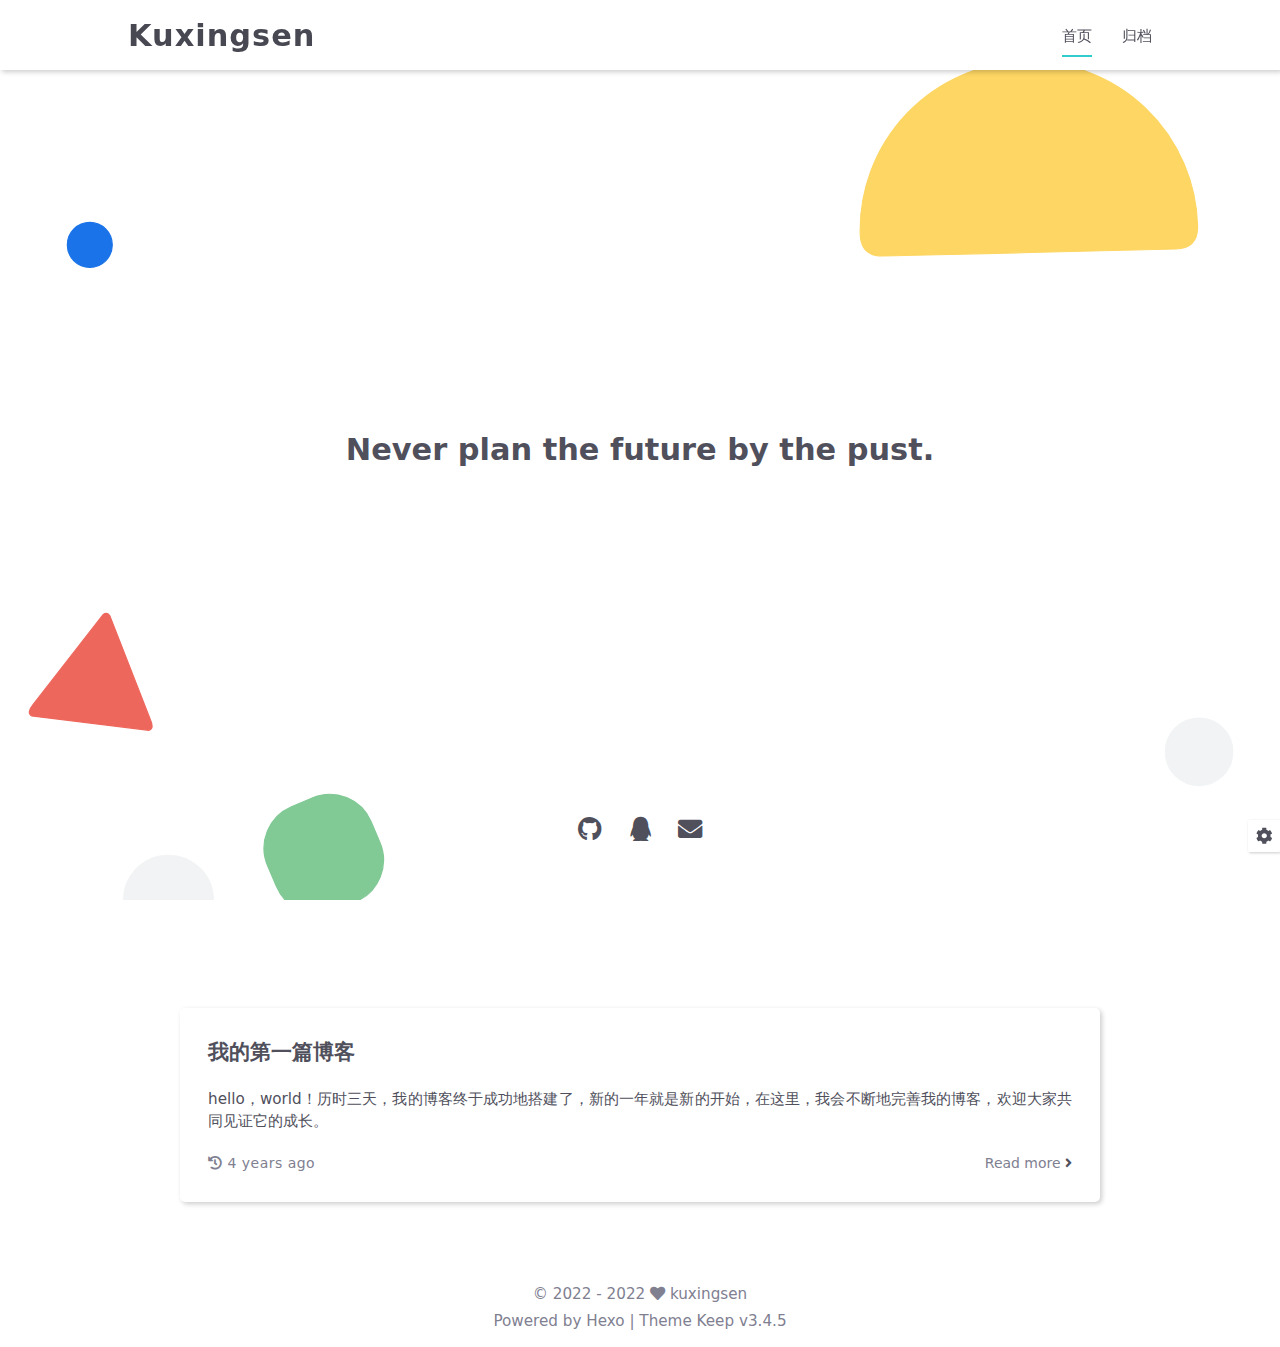
<file: index.html>
<!DOCTYPE html>
<html lang="en">
<head>
    <meta charset="utf-8">
    <meta name="viewport" content="width=device-width, initial-scale=1, maximum-scale=1">
    <meta name="keywords" content="Hexo Theme Keep">
    <meta name="description" content="Hexo Theme Keep">
    <meta name="author" content="kuxingsen">
    
    <title>
        
        Kuxingsen
    </title>
    
<link rel="stylesheet" href="/css/style.css">

    <link rel="shortcut icon" href="/images/logo.svg">
    
<link rel="stylesheet" href="/css/font-awesome.min.css">

    <script id="hexo-configurations">
    let KEEP = window.KEEP || {};
    KEEP.hexo_config = {"hostname":"example.com","root":"/","language":"en"};
    KEEP.theme_config = {"toc":{"enable":false,"number":false,"expand_all":false,"init_open":false},"style":{"primary_color":"#33CCCC","avatar":"/images/touxiang.jpg","favicon":"/images/logo.svg","article_img_align":"left","left_side_width":"260px","content_max_width":"920px","hover":{"shadow":false,"scale":false},"first_screen":{"enable":true,"background_img":"/images/bg.svg","description":"Never plan the future by the pust."},"scroll":{"progress_bar":{"enable":true},"percent":{"enable":true}}},"local_search":{"enable":false,"preload":false},"code_copy":{"enable":false,"style":"default"},"pjax":{"enable":false},"lazyload":{"enable":false},"version":"3.4.5"};
    KEEP.language_ago = {"second":"%s seconds ago","minute":"%s minutes ago","hour":"%s hours ago","day":"%s days ago","week":"%s weeks ago","month":"%s months ago","year":"%s years ago"};
  </script>
<meta name="generator" content="Hexo 6.0.0"></head>


<body>
<div class="progress-bar-container">
    
        <span class="scroll-progress-bar"></span>
    

    
</div>


<main class="page-container">

    
        <div class="first-screen-container flex-center fade-in-down-animation">
    <div class="content flex-center">
        <div class="description">
            Never plan the future by the pust.
        </div>
        
            <div class="s-icon-list">
                
                    
                        
                            <span class="s-icon-item github">
                                <a target="_blank" href="https://github.com/kuxingsen666# your GitHub URL">
                                    <i class="fab fa-github"></i>
                                </a>
                            </span>
                        
                    
                
                    
                
                    
                        
                            <span class="s-icon-item qq">
                                <a target="_blank" href="2659389220# your QQ QR-Code URL">
                                    <i class="fab fa-qq"></i>
                                </a>
                            </span>
                        
                    
                
                    
                
                    
                
                    
                
                    
                
                    
                        
                            <span class="s-icon-item email">
                                <a href="mailto:2659389220@qq.com# your email">
                                    <i class="fas fa-envelope"></i>
                                </a>
                            </span>
                        
                    
                
            </div>
        
    </div>
</div>

    

    <div class="page-main-content">

        <div class="page-main-content-top">
            <header class="header-wrapper">

    <div class="header-content has-first-screen">
        <div class="left">
            
            <a class="logo-title" href="/">
                Kuxingsen
            </a>
        </div>

        <div class="right">
            <div class="pc">
                <ul class="menu-list">
                    
                        <li class="menu-item">
                            <a class="active"
                               href="/"
                            >
                                首页
                            </a>
                        </li>
                    
                        <li class="menu-item">
                            <a class=""
                               href="/archives"
                            >
                                归档
                            </a>
                        </li>
                    
                    
                </ul>
            </div>
            <div class="mobile">
                
                <div class="icon-item menu-bar">
                    <div class="menu-bar-middle"></div>
                </div>
            </div>
        </div>
    </div>

    <div class="header-drawer">
        <ul class="drawer-menu-list">
            
                <li class="drawer-menu-item flex-center">
                    <a class="active"
                       href="/">首页</a>
                </li>
            
                <li class="drawer-menu-item flex-center">
                    <a class=""
                       href="/archives">归档</a>
                </li>
            
        </ul>
    </div>

    <div class="window-mask"></div>

</header>


        </div>

        <div class="page-main-content-middle">

            <div class="main-content">

                
                    <div class="home-content-container fade-in-down-animation">
    <ul class="home-article-list">
        
            <li class="home-article-item">

                

                <h3 class="home-article-title">
                    <a href="/2022/02/04/%E6%88%91%E7%9A%84%E7%AC%AC%E4%B8%80%E7%AF%87%E5%8D%9A%E5%AE%A2/">
                        我的第一篇博客
                    </a>
                </h3>

                <div class="home-article-content markdown-body">
                    
                          hello，world！历时三天，我的博客终于成功地搭建了，新的一年就是新的开始，在这里，我会不断地完善我的博客，欢迎大家共同见证它的成长。


                    
                </div>

                <div class="home-article-meta-info-container">
    <div class="home-article-meta-info">
        <span><i class="fas fa-history"></i>&nbsp;<span class="home-article-date" data-date="Fri Feb 04 2022 14:59:16 GMT+0800">2022-02-04</span></span>
        
        
    </div>

    <a href="/2022/02/04/%E6%88%91%E7%9A%84%E7%AC%AC%E4%B8%80%E7%AF%87%E5%8D%9A%E5%AE%A2/">Read more&nbsp;<i class="fas fa-angle-right"></i></a>
</div>

            </li>
        
    </ul>

    <div class="home-paginator">
        <div class="paginator">
    

    
</div>

    </div>
</div>


                
            </div>

        </div>

        <div class="page-main-content-bottom">
            <footer class="footer">
    <div class="info-container">
        <div class="copyright-info info-item">
            &copy;
            
              <span>2022</span>
              -
            
            2022&nbsp;<i class="fas fa-heart icon-animate"></i>&nbsp;<a href="/">kuxingsen</a>
        </div>
        
        <div class="theme-info info-item">
            Powered by <a target="_blank" href="https://hexo.io">Hexo</a>&nbsp;|&nbsp;Theme&nbsp;<a class="theme-version" target="_blank" href="https://github.com/XPoet/hexo-theme-keep">Keep v3.4.5</a>
        </div>
        
        
    </div>
</footer>

        </div>
    </div>

    

    <div class="right-bottom-side-tools">
        <div class="side-tools-container">
    <ul class="side-tools-list">
        <li class="tools-item tool-font-adjust-plus flex-center">
            <i class="fas fa-search-plus"></i>
        </li>

        <li class="tools-item tool-font-adjust-minus flex-center">
            <i class="fas fa-search-minus"></i>
        </li>

        <li class="tools-item tool-expand-width flex-center">
            <i class="fas fa-arrows-alt-h"></i>
        </li>

        <li class="tools-item tool-dark-light-toggle flex-center">
            <i class="fas fa-moon"></i>
        </li>

        <!-- rss -->
        

        

        <li class="tools-item tool-scroll-to-bottom flex-center">
            <i class="fas fa-arrow-down"></i>
        </li>
    </ul>

    <ul class="exposed-tools-list">
        <li class="tools-item tool-toggle-show flex-center">
            <i class="fas fa-cog fa-spin"></i>
        </li>
        
            <li class="tools-item tool-scroll-to-top flex-center">
                <i class="arrow-up fas fa-arrow-up"></i>
                <span class="percent"></span>
            </li>
        
    </ul>
</div>

    </div>

    

    <div class="image-viewer-container">
    <img src="">
</div>


    

</main>





<script src="/js/utils.js"></script>

<script src="/js/main.js"></script>

<script src="/js/header-shrink.js"></script>

<script src="/js/back2top.js"></script>

<script src="/js/dark-light-toggle.js"></script>








<div class="post-scripts">
    
</div>



</body>
</html>
</file>
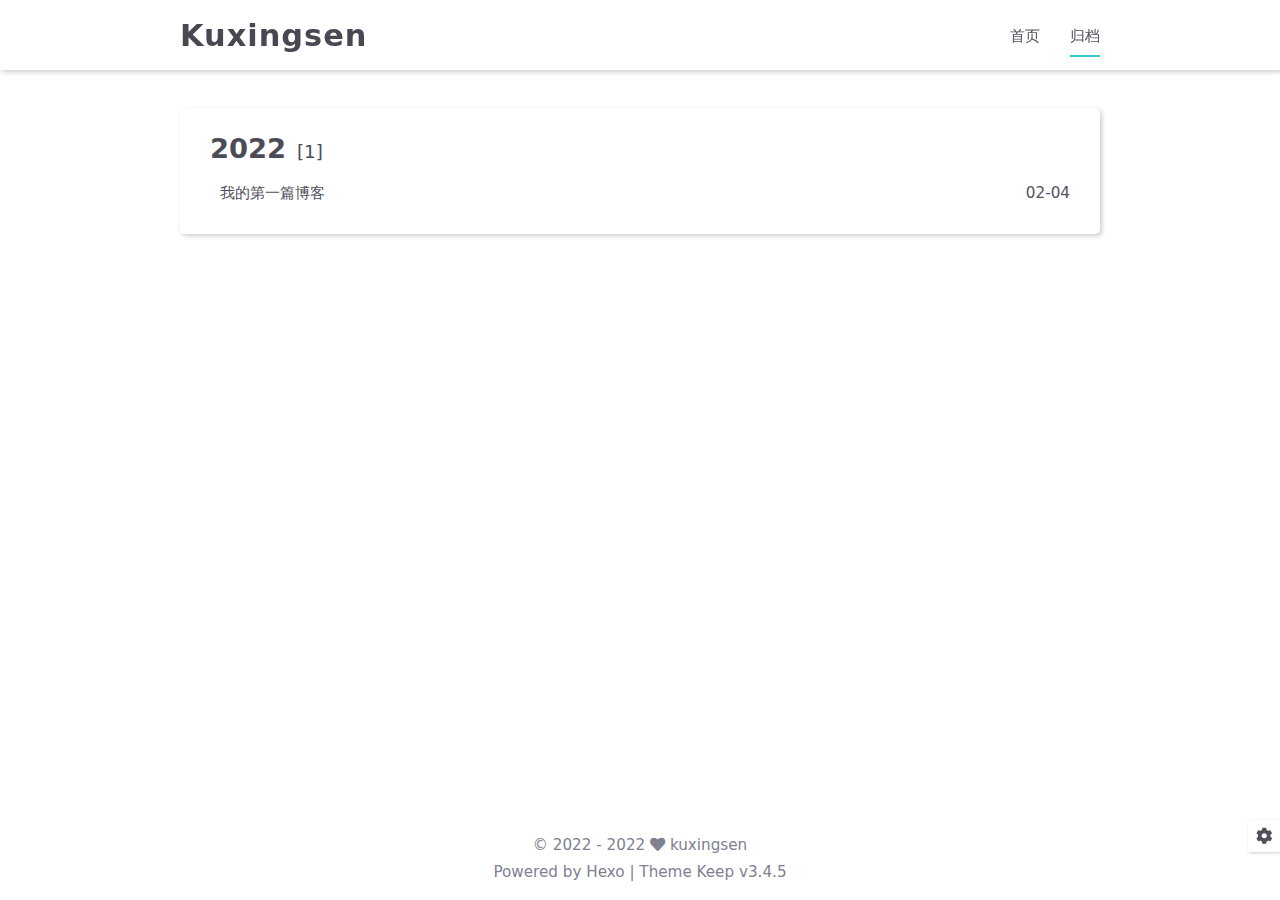
<file: archives/index.html>
<!DOCTYPE html>
<html lang="en">
<head>
    <meta charset="utf-8">
    <meta name="viewport" content="width=device-width, initial-scale=1, maximum-scale=1">
    <meta name="keywords" content="Hexo Theme Keep">
    <meta name="description" content="Hexo Theme Keep">
    <meta name="author" content="kuxingsen">
    
    <title>
        
            Archive |
        
        Kuxingsen
    </title>
    
<link rel="stylesheet" href="/css/style.css">

    <link rel="shortcut icon" href="/images/logo.svg">
    
<link rel="stylesheet" href="/css/font-awesome.min.css">

    <script id="hexo-configurations">
    let KEEP = window.KEEP || {};
    KEEP.hexo_config = {"hostname":"example.com","root":"/","language":"en"};
    KEEP.theme_config = {"toc":{"enable":false,"number":false,"expand_all":false,"init_open":false},"style":{"primary_color":"#33CCCC","avatar":"/images/touxiang.jpg","favicon":"/images/logo.svg","article_img_align":"left","left_side_width":"260px","content_max_width":"920px","hover":{"shadow":false,"scale":false},"first_screen":{"enable":true,"background_img":"/images/bg.svg","description":"Never plan the future by the pust."},"scroll":{"progress_bar":{"enable":true},"percent":{"enable":true}}},"local_search":{"enable":false,"preload":false},"code_copy":{"enable":false,"style":"default"},"pjax":{"enable":false},"lazyload":{"enable":false},"version":"3.4.5"};
    KEEP.language_ago = {"second":"%s seconds ago","minute":"%s minutes ago","hour":"%s hours ago","day":"%s days ago","week":"%s weeks ago","month":"%s months ago","year":"%s years ago"};
  </script>
<meta name="generator" content="Hexo 6.0.0"></head>


<body>
<div class="progress-bar-container">
    
        <span class="scroll-progress-bar"></span>
    

    
</div>


<main class="page-container">

    

    <div class="page-main-content">

        <div class="page-main-content-top">
            <header class="header-wrapper">

    <div class="header-content">
        <div class="left">
            
            <a class="logo-title" href="/">
                Kuxingsen
            </a>
        </div>

        <div class="right">
            <div class="pc">
                <ul class="menu-list">
                    
                        <li class="menu-item">
                            <a class=""
                               href="/"
                            >
                                首页
                            </a>
                        </li>
                    
                        <li class="menu-item">
                            <a class="active"
                               href="/archives"
                            >
                                归档
                            </a>
                        </li>
                    
                    
                </ul>
            </div>
            <div class="mobile">
                
                <div class="icon-item menu-bar">
                    <div class="menu-bar-middle"></div>
                </div>
            </div>
        </div>
    </div>

    <div class="header-drawer">
        <ul class="drawer-menu-list">
            
                <li class="drawer-menu-item flex-center">
                    <a class=""
                       href="/">首页</a>
                </li>
            
                <li class="drawer-menu-item flex-center">
                    <a class="active"
                       href="/archives">归档</a>
                </li>
            
        </ul>
    </div>

    <div class="window-mask"></div>

</header>


        </div>

        <div class="page-main-content-middle">

            <div class="main-content">

                
                    <div class="fade-in-down-animation">
    <div class="archive-container ">
        
<div class="archive-list-container">
    
        <section class="archive-item">
            <div class="archive-item-header">
                <span class="archive-year">2022</span>
                <span class="archive-year-post-count">[1]</span>
            </div>
            <ul class="article-list">
                
                    <li class="article-item">
                        <a class="article-title"
                           href="/2022/02/04/%E6%88%91%E7%9A%84%E7%AC%AC%E4%B8%80%E7%AF%87%E5%8D%9A%E5%AE%A2/"
                        >我的第一篇博客</a>
                        <span class="article-date">02-04</span>
                    </li>
                
            </ul>
        </section>
    
</div>

    </div>
</div>

                
            </div>

        </div>

        <div class="page-main-content-bottom">
            <footer class="footer">
    <div class="info-container">
        <div class="copyright-info info-item">
            &copy;
            
              <span>2022</span>
              -
            
            2022&nbsp;<i class="fas fa-heart icon-animate"></i>&nbsp;<a href="/">kuxingsen</a>
        </div>
        
        <div class="theme-info info-item">
            Powered by <a target="_blank" href="https://hexo.io">Hexo</a>&nbsp;|&nbsp;Theme&nbsp;<a class="theme-version" target="_blank" href="https://github.com/XPoet/hexo-theme-keep">Keep v3.4.5</a>
        </div>
        
        
    </div>
</footer>

        </div>
    </div>

    

    <div class="right-bottom-side-tools">
        <div class="side-tools-container">
    <ul class="side-tools-list">
        <li class="tools-item tool-font-adjust-plus flex-center">
            <i class="fas fa-search-plus"></i>
        </li>

        <li class="tools-item tool-font-adjust-minus flex-center">
            <i class="fas fa-search-minus"></i>
        </li>

        <li class="tools-item tool-expand-width flex-center">
            <i class="fas fa-arrows-alt-h"></i>
        </li>

        <li class="tools-item tool-dark-light-toggle flex-center">
            <i class="fas fa-moon"></i>
        </li>

        <!-- rss -->
        

        

        <li class="tools-item tool-scroll-to-bottom flex-center">
            <i class="fas fa-arrow-down"></i>
        </li>
    </ul>

    <ul class="exposed-tools-list">
        <li class="tools-item tool-toggle-show flex-center">
            <i class="fas fa-cog fa-spin"></i>
        </li>
        
            <li class="tools-item tool-scroll-to-top flex-center">
                <i class="arrow-up fas fa-arrow-up"></i>
                <span class="percent"></span>
            </li>
        
    </ul>
</div>

    </div>

    

    <div class="image-viewer-container">
    <img src="">
</div>


    

</main>




<script src="/js/utils.js"></script>

<script src="/js/main.js"></script>

<script src="/js/header-shrink.js"></script>

<script src="/js/back2top.js"></script>

<script src="/js/dark-light-toggle.js"></script>








<div class="post-scripts">
    
</div>



</body>
</html>
</file>
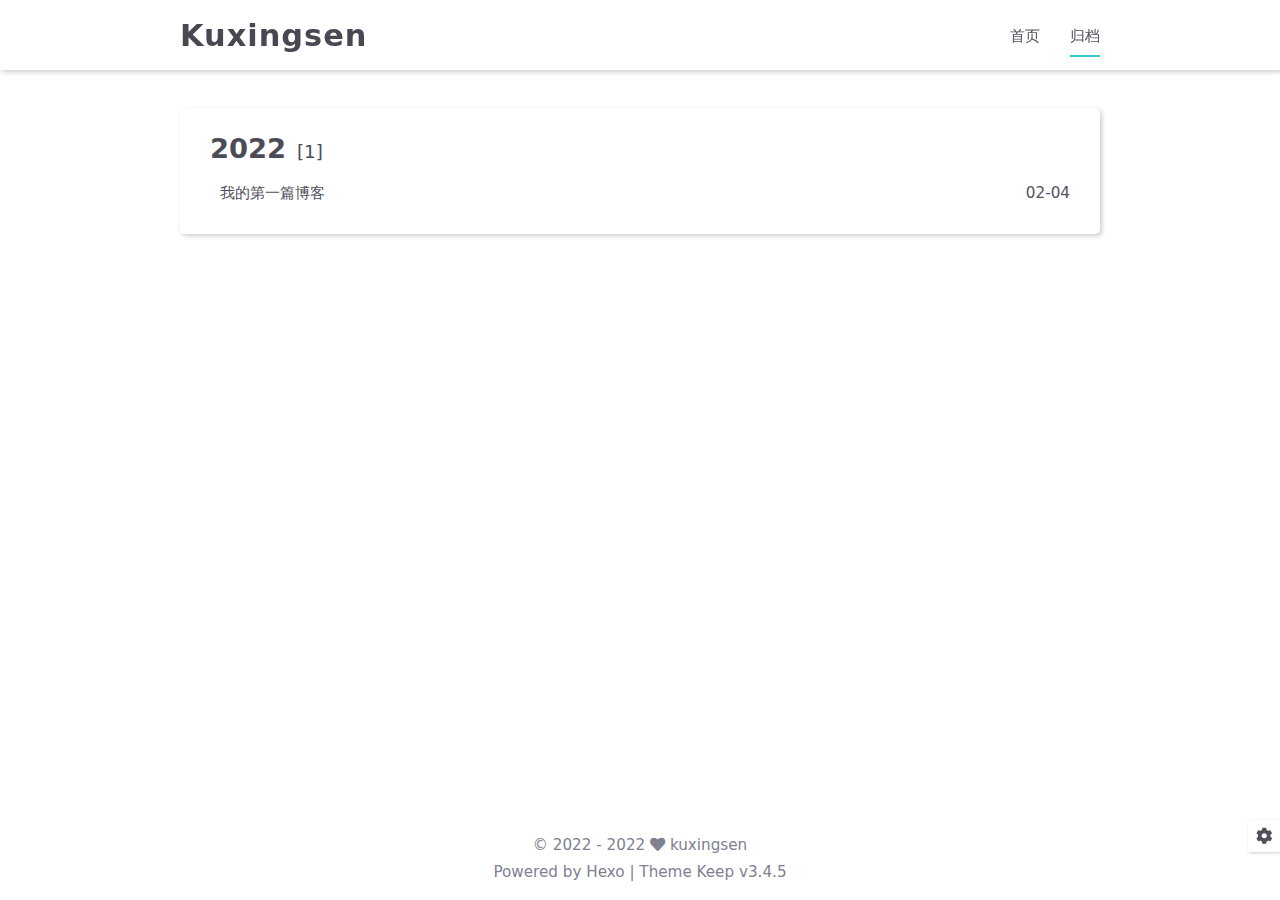
<file: archives/2022/index.html>
<!DOCTYPE html>
<html lang="en">
<head>
    <meta charset="utf-8">
    <meta name="viewport" content="width=device-width, initial-scale=1, maximum-scale=1">
    <meta name="keywords" content="Hexo Theme Keep">
    <meta name="description" content="Hexo Theme Keep">
    <meta name="author" content="kuxingsen">
    
    <title>
        
            Archive: 2022 |
        
        Kuxingsen
    </title>
    
<link rel="stylesheet" href="/css/style.css">

    <link rel="shortcut icon" href="/images/logo.svg">
    
<link rel="stylesheet" href="/css/font-awesome.min.css">

    <script id="hexo-configurations">
    let KEEP = window.KEEP || {};
    KEEP.hexo_config = {"hostname":"example.com","root":"/","language":"en"};
    KEEP.theme_config = {"toc":{"enable":false,"number":false,"expand_all":false,"init_open":false},"style":{"primary_color":"#33CCCC","avatar":"/images/touxiang.jpg","favicon":"/images/logo.svg","article_img_align":"left","left_side_width":"260px","content_max_width":"920px","hover":{"shadow":false,"scale":false},"first_screen":{"enable":true,"background_img":"/images/bg.svg","description":"Never plan the future by the pust."},"scroll":{"progress_bar":{"enable":true},"percent":{"enable":true}}},"local_search":{"enable":false,"preload":false},"code_copy":{"enable":false,"style":"default"},"pjax":{"enable":false},"lazyload":{"enable":false},"version":"3.4.5"};
    KEEP.language_ago = {"second":"%s seconds ago","minute":"%s minutes ago","hour":"%s hours ago","day":"%s days ago","week":"%s weeks ago","month":"%s months ago","year":"%s years ago"};
  </script>
<meta name="generator" content="Hexo 6.0.0"></head>


<body>
<div class="progress-bar-container">
    
        <span class="scroll-progress-bar"></span>
    

    
</div>


<main class="page-container">

    

    <div class="page-main-content">

        <div class="page-main-content-top">
            <header class="header-wrapper">

    <div class="header-content">
        <div class="left">
            
            <a class="logo-title" href="/">
                Kuxingsen
            </a>
        </div>

        <div class="right">
            <div class="pc">
                <ul class="menu-list">
                    
                        <li class="menu-item">
                            <a class=""
                               href="/"
                            >
                                首页
                            </a>
                        </li>
                    
                        <li class="menu-item">
                            <a class="active"
                               href="/archives"
                            >
                                归档
                            </a>
                        </li>
                    
                    
                </ul>
            </div>
            <div class="mobile">
                
                <div class="icon-item menu-bar">
                    <div class="menu-bar-middle"></div>
                </div>
            </div>
        </div>
    </div>

    <div class="header-drawer">
        <ul class="drawer-menu-list">
            
                <li class="drawer-menu-item flex-center">
                    <a class=""
                       href="/">首页</a>
                </li>
            
                <li class="drawer-menu-item flex-center">
                    <a class="active"
                       href="/archives">归档</a>
                </li>
            
        </ul>
    </div>

    <div class="window-mask"></div>

</header>


        </div>

        <div class="page-main-content-middle">

            <div class="main-content">

                
                    <div class="fade-in-down-animation">
    <div class="archive-container ">
        
<div class="archive-list-container">
    
        <section class="archive-item">
            <div class="archive-item-header">
                <span class="archive-year">2022</span>
                <span class="archive-year-post-count">[1]</span>
            </div>
            <ul class="article-list">
                
                    <li class="article-item">
                        <a class="article-title"
                           href="/2022/02/04/%E6%88%91%E7%9A%84%E7%AC%AC%E4%B8%80%E7%AF%87%E5%8D%9A%E5%AE%A2/"
                        >我的第一篇博客</a>
                        <span class="article-date">02-04</span>
                    </li>
                
            </ul>
        </section>
    
</div>

    </div>
</div>

                
            </div>

        </div>

        <div class="page-main-content-bottom">
            <footer class="footer">
    <div class="info-container">
        <div class="copyright-info info-item">
            &copy;
            
              <span>2022</span>
              -
            
            2022&nbsp;<i class="fas fa-heart icon-animate"></i>&nbsp;<a href="/">kuxingsen</a>
        </div>
        
        <div class="theme-info info-item">
            Powered by <a target="_blank" href="https://hexo.io">Hexo</a>&nbsp;|&nbsp;Theme&nbsp;<a class="theme-version" target="_blank" href="https://github.com/XPoet/hexo-theme-keep">Keep v3.4.5</a>
        </div>
        
        
    </div>
</footer>

        </div>
    </div>

    

    <div class="right-bottom-side-tools">
        <div class="side-tools-container">
    <ul class="side-tools-list">
        <li class="tools-item tool-font-adjust-plus flex-center">
            <i class="fas fa-search-plus"></i>
        </li>

        <li class="tools-item tool-font-adjust-minus flex-center">
            <i class="fas fa-search-minus"></i>
        </li>

        <li class="tools-item tool-expand-width flex-center">
            <i class="fas fa-arrows-alt-h"></i>
        </li>

        <li class="tools-item tool-dark-light-toggle flex-center">
            <i class="fas fa-moon"></i>
        </li>

        <!-- rss -->
        

        

        <li class="tools-item tool-scroll-to-bottom flex-center">
            <i class="fas fa-arrow-down"></i>
        </li>
    </ul>

    <ul class="exposed-tools-list">
        <li class="tools-item tool-toggle-show flex-center">
            <i class="fas fa-cog fa-spin"></i>
        </li>
        
            <li class="tools-item tool-scroll-to-top flex-center">
                <i class="arrow-up fas fa-arrow-up"></i>
                <span class="percent"></span>
            </li>
        
    </ul>
</div>

    </div>

    

    <div class="image-viewer-container">
    <img src="">
</div>


    

</main>




<script src="/js/utils.js"></script>

<script src="/js/main.js"></script>

<script src="/js/header-shrink.js"></script>

<script src="/js/back2top.js"></script>

<script src="/js/dark-light-toggle.js"></script>








<div class="post-scripts">
    
</div>



</body>
</html>
</file>
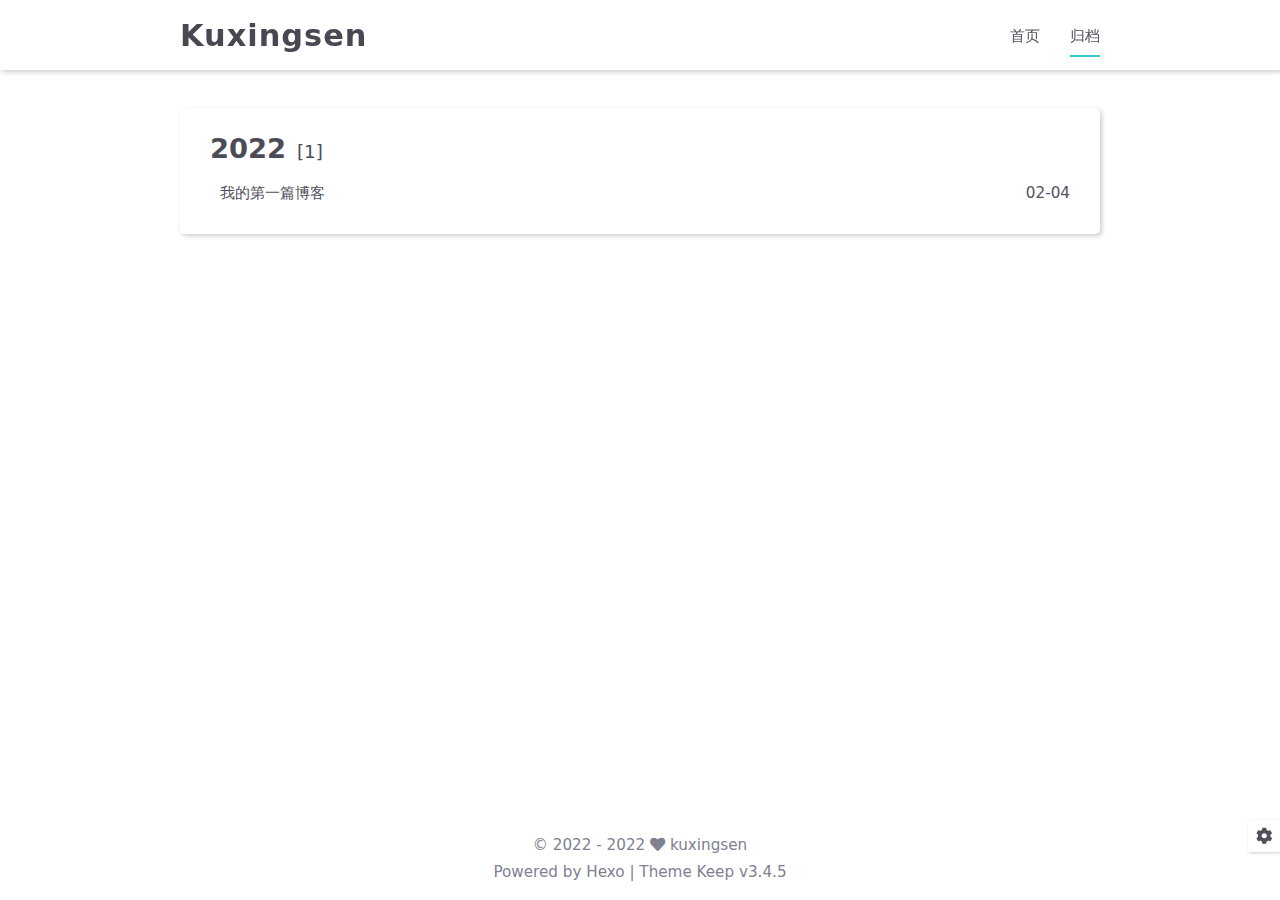
<file: archives/2022/02/index.html>
<!DOCTYPE html>
<html lang="en">
<head>
    <meta charset="utf-8">
    <meta name="viewport" content="width=device-width, initial-scale=1, maximum-scale=1">
    <meta name="keywords" content="Hexo Theme Keep">
    <meta name="description" content="Hexo Theme Keep">
    <meta name="author" content="kuxingsen">
    
    <title>
        
            Archive: 2022/2 |
        
        Kuxingsen
    </title>
    
<link rel="stylesheet" href="/css/style.css">

    <link rel="shortcut icon" href="/images/logo.svg">
    
<link rel="stylesheet" href="/css/font-awesome.min.css">

    <script id="hexo-configurations">
    let KEEP = window.KEEP || {};
    KEEP.hexo_config = {"hostname":"example.com","root":"/","language":"en"};
    KEEP.theme_config = {"toc":{"enable":false,"number":false,"expand_all":false,"init_open":false},"style":{"primary_color":"#33CCCC","avatar":"/images/touxiang.jpg","favicon":"/images/logo.svg","article_img_align":"left","left_side_width":"260px","content_max_width":"920px","hover":{"shadow":false,"scale":false},"first_screen":{"enable":true,"background_img":"/images/bg.svg","description":"Never plan the future by the pust."},"scroll":{"progress_bar":{"enable":true},"percent":{"enable":true}}},"local_search":{"enable":false,"preload":false},"code_copy":{"enable":false,"style":"default"},"pjax":{"enable":false},"lazyload":{"enable":false},"version":"3.4.5"};
    KEEP.language_ago = {"second":"%s seconds ago","minute":"%s minutes ago","hour":"%s hours ago","day":"%s days ago","week":"%s weeks ago","month":"%s months ago","year":"%s years ago"};
  </script>
<meta name="generator" content="Hexo 6.0.0"></head>


<body>
<div class="progress-bar-container">
    
        <span class="scroll-progress-bar"></span>
    

    
</div>


<main class="page-container">

    

    <div class="page-main-content">

        <div class="page-main-content-top">
            <header class="header-wrapper">

    <div class="header-content">
        <div class="left">
            
            <a class="logo-title" href="/">
                Kuxingsen
            </a>
        </div>

        <div class="right">
            <div class="pc">
                <ul class="menu-list">
                    
                        <li class="menu-item">
                            <a class=""
                               href="/"
                            >
                                首页
                            </a>
                        </li>
                    
                        <li class="menu-item">
                            <a class="active"
                               href="/archives"
                            >
                                归档
                            </a>
                        </li>
                    
                    
                </ul>
            </div>
            <div class="mobile">
                
                <div class="icon-item menu-bar">
                    <div class="menu-bar-middle"></div>
                </div>
            </div>
        </div>
    </div>

    <div class="header-drawer">
        <ul class="drawer-menu-list">
            
                <li class="drawer-menu-item flex-center">
                    <a class=""
                       href="/">首页</a>
                </li>
            
                <li class="drawer-menu-item flex-center">
                    <a class="active"
                       href="/archives">归档</a>
                </li>
            
        </ul>
    </div>

    <div class="window-mask"></div>

</header>


        </div>

        <div class="page-main-content-middle">

            <div class="main-content">

                
                    <div class="fade-in-down-animation">
    <div class="archive-container ">
        
<div class="archive-list-container">
    
        <section class="archive-item">
            <div class="archive-item-header">
                <span class="archive-year">2022</span>
                <span class="archive-year-post-count">[1]</span>
            </div>
            <ul class="article-list">
                
                    <li class="article-item">
                        <a class="article-title"
                           href="/2022/02/04/%E6%88%91%E7%9A%84%E7%AC%AC%E4%B8%80%E7%AF%87%E5%8D%9A%E5%AE%A2/"
                        >我的第一篇博客</a>
                        <span class="article-date">02-04</span>
                    </li>
                
            </ul>
        </section>
    
</div>

    </div>
</div>

                
            </div>

        </div>

        <div class="page-main-content-bottom">
            <footer class="footer">
    <div class="info-container">
        <div class="copyright-info info-item">
            &copy;
            
              <span>2022</span>
              -
            
            2022&nbsp;<i class="fas fa-heart icon-animate"></i>&nbsp;<a href="/">kuxingsen</a>
        </div>
        
        <div class="theme-info info-item">
            Powered by <a target="_blank" href="https://hexo.io">Hexo</a>&nbsp;|&nbsp;Theme&nbsp;<a class="theme-version" target="_blank" href="https://github.com/XPoet/hexo-theme-keep">Keep v3.4.5</a>
        </div>
        
        
    </div>
</footer>

        </div>
    </div>

    

    <div class="right-bottom-side-tools">
        <div class="side-tools-container">
    <ul class="side-tools-list">
        <li class="tools-item tool-font-adjust-plus flex-center">
            <i class="fas fa-search-plus"></i>
        </li>

        <li class="tools-item tool-font-adjust-minus flex-center">
            <i class="fas fa-search-minus"></i>
        </li>

        <li class="tools-item tool-expand-width flex-center">
            <i class="fas fa-arrows-alt-h"></i>
        </li>

        <li class="tools-item tool-dark-light-toggle flex-center">
            <i class="fas fa-moon"></i>
        </li>

        <!-- rss -->
        

        

        <li class="tools-item tool-scroll-to-bottom flex-center">
            <i class="fas fa-arrow-down"></i>
        </li>
    </ul>

    <ul class="exposed-tools-list">
        <li class="tools-item tool-toggle-show flex-center">
            <i class="fas fa-cog fa-spin"></i>
        </li>
        
            <li class="tools-item tool-scroll-to-top flex-center">
                <i class="arrow-up fas fa-arrow-up"></i>
                <span class="percent"></span>
            </li>
        
    </ul>
</div>

    </div>

    

    <div class="image-viewer-container">
    <img src="">
</div>


    

</main>




<script src="/js/utils.js"></script>

<script src="/js/main.js"></script>

<script src="/js/header-shrink.js"></script>

<script src="/js/back2top.js"></script>

<script src="/js/dark-light-toggle.js"></script>








<div class="post-scripts">
    
</div>



</body>
</html>
</file>
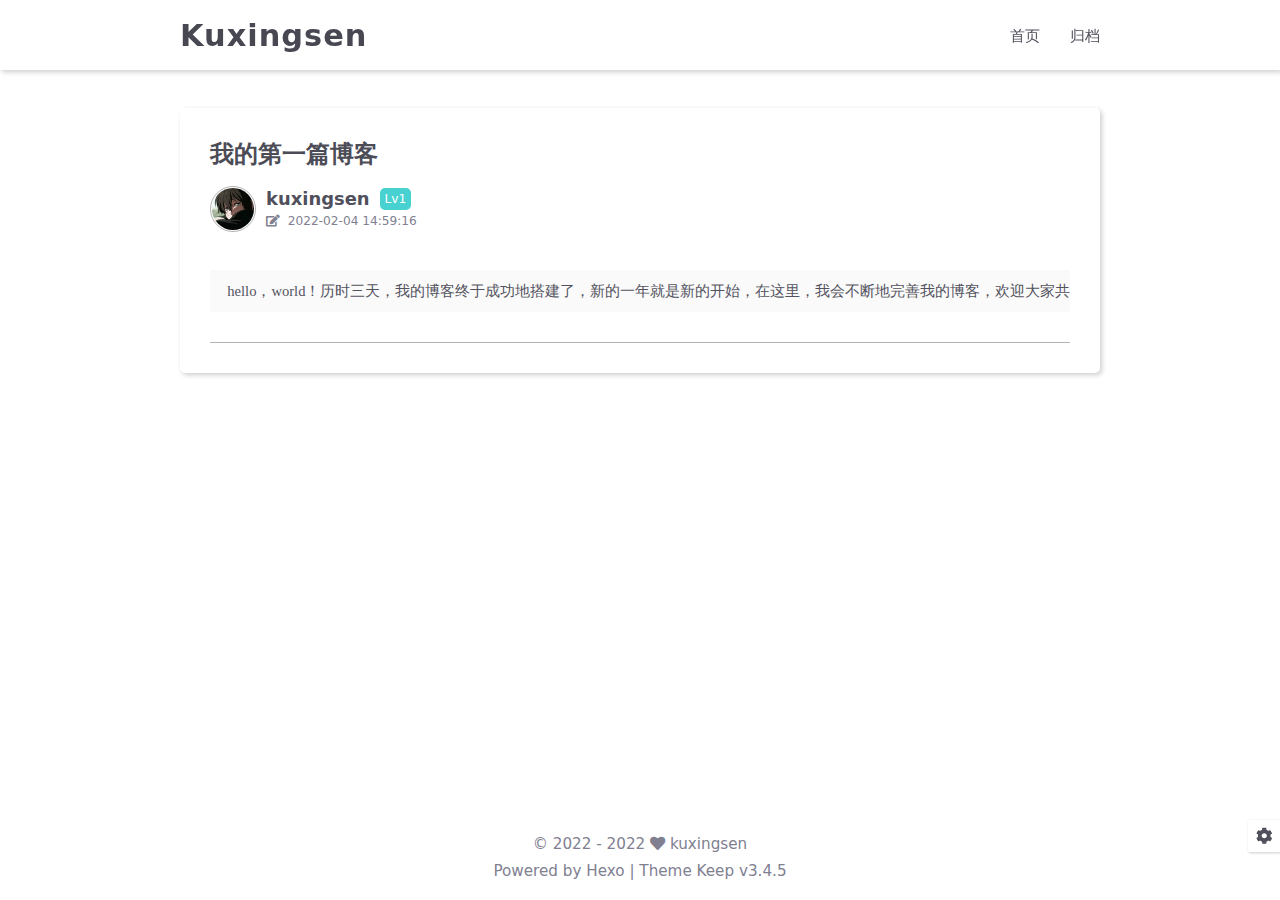
<file: 2022/02/04/我的第一篇博客/index.html>
<!DOCTYPE html>
<html lang="en">
<head>
    <meta charset="utf-8">
    <meta name="viewport" content="width=device-width, initial-scale=1, maximum-scale=1">
    <meta name="keywords" content="Hexo Theme Keep">
    <meta name="description" content="Hexo Theme Keep">
    <meta name="author" content="kuxingsen">
    
    <title>
        
            我的第一篇博客 |
        
        Kuxingsen
    </title>
    
<link rel="stylesheet" href="/css/style.css">

    <link rel="shortcut icon" href="/images/logo.svg">
    
<link rel="stylesheet" href="/css/font-awesome.min.css">

    <script id="hexo-configurations">
    let KEEP = window.KEEP || {};
    KEEP.hexo_config = {"hostname":"example.com","root":"/","language":"en"};
    KEEP.theme_config = {"toc":{"enable":false,"number":false,"expand_all":false,"init_open":false},"style":{"primary_color":"#33CCCC","avatar":"/images/touxiang.jpg","favicon":"/images/logo.svg","article_img_align":"left","left_side_width":"260px","content_max_width":"920px","hover":{"shadow":false,"scale":false},"first_screen":{"enable":true,"background_img":"/images/bg.svg","description":"Never plan the future by the pust."},"scroll":{"progress_bar":{"enable":true},"percent":{"enable":true}}},"local_search":{"enable":false,"preload":false},"code_copy":{"enable":false,"style":"default"},"pjax":{"enable":false},"lazyload":{"enable":false},"version":"3.4.5"};
    KEEP.language_ago = {"second":"%s seconds ago","minute":"%s minutes ago","hour":"%s hours ago","day":"%s days ago","week":"%s weeks ago","month":"%s months ago","year":"%s years ago"};
  </script>
<meta name="generator" content="Hexo 6.0.0"></head>


<body>
<div class="progress-bar-container">
    
        <span class="scroll-progress-bar"></span>
    

    
</div>


<main class="page-container">

    

    <div class="page-main-content">

        <div class="page-main-content-top">
            <header class="header-wrapper">

    <div class="header-content">
        <div class="left">
            
            <a class="logo-title" href="/">
                Kuxingsen
            </a>
        </div>

        <div class="right">
            <div class="pc">
                <ul class="menu-list">
                    
                        <li class="menu-item">
                            <a class=""
                               href="/"
                            >
                                首页
                            </a>
                        </li>
                    
                        <li class="menu-item">
                            <a class=""
                               href="/archives"
                            >
                                归档
                            </a>
                        </li>
                    
                    
                </ul>
            </div>
            <div class="mobile">
                
                <div class="icon-item menu-bar">
                    <div class="menu-bar-middle"></div>
                </div>
            </div>
        </div>
    </div>

    <div class="header-drawer">
        <ul class="drawer-menu-list">
            
                <li class="drawer-menu-item flex-center">
                    <a class=""
                       href="/">首页</a>
                </li>
            
                <li class="drawer-menu-item flex-center">
                    <a class=""
                       href="/archives">归档</a>
                </li>
            
        </ul>
    </div>

    <div class="window-mask"></div>

</header>


        </div>

        <div class="page-main-content-middle">

            <div class="main-content">

                
                    <div class="fade-in-down-animation">
    <div class="article-content-container">

        <div class="article-title">
            <span class="title-hover-animation">我的第一篇博客</span>
        </div>

        
            <div class="article-header">
                <div class="avatar">
                    <img src="/images/touxiang.jpg">
                </div>
                <div class="info">
                    <div class="author">
                        <span class="name">kuxingsen</span>
                        
                            <span class="author-label">Lv1</span>
                        
                    </div>
                    <div class="meta-info">
                        <div class="article-meta-info">
    <span class="article-date article-meta-item">
        <i class="fas fa-edit"></i>&nbsp;
        <span class="pc">2022-02-04 14:59:16</span>
        <span class="mobile">2022-02-04 14:59</span>
    </span>
    
    

    
    
    
    
</div>

                    </div>
                </div>
            </div>
        

        <div class="article-content markdown-body">
            <pre><code>  hello，world！历时三天，我的博客终于成功地搭建了，新的一年就是新的开始，在这里，我会不断地完善我的博客，欢迎大家共同见证它的成长。
</code></pre>

        </div>

        

        

        

        
    </div>
</div>


                
            </div>

        </div>

        <div class="page-main-content-bottom">
            <footer class="footer">
    <div class="info-container">
        <div class="copyright-info info-item">
            &copy;
            
              <span>2022</span>
              -
            
            2022&nbsp;<i class="fas fa-heart icon-animate"></i>&nbsp;<a href="/">kuxingsen</a>
        </div>
        
        <div class="theme-info info-item">
            Powered by <a target="_blank" href="https://hexo.io">Hexo</a>&nbsp;|&nbsp;Theme&nbsp;<a class="theme-version" target="_blank" href="https://github.com/XPoet/hexo-theme-keep">Keep v3.4.5</a>
        </div>
        
        
    </div>
</footer>

        </div>
    </div>

    
        <div class="post-tools">
            <div class="post-tools-container">
    <ul class="tools-list">
        <!-- TOC aside toggle -->
        

        <!-- go comment -->
        
    </ul>
</div>

        </div>
    

    <div class="right-bottom-side-tools">
        <div class="side-tools-container">
    <ul class="side-tools-list">
        <li class="tools-item tool-font-adjust-plus flex-center">
            <i class="fas fa-search-plus"></i>
        </li>

        <li class="tools-item tool-font-adjust-minus flex-center">
            <i class="fas fa-search-minus"></i>
        </li>

        <li class="tools-item tool-expand-width flex-center">
            <i class="fas fa-arrows-alt-h"></i>
        </li>

        <li class="tools-item tool-dark-light-toggle flex-center">
            <i class="fas fa-moon"></i>
        </li>

        <!-- rss -->
        

        

        <li class="tools-item tool-scroll-to-bottom flex-center">
            <i class="fas fa-arrow-down"></i>
        </li>
    </ul>

    <ul class="exposed-tools-list">
        <li class="tools-item tool-toggle-show flex-center">
            <i class="fas fa-cog fa-spin"></i>
        </li>
        
            <li class="tools-item tool-scroll-to-top flex-center">
                <i class="arrow-up fas fa-arrow-up"></i>
                <span class="percent"></span>
            </li>
        
    </ul>
</div>

    </div>

    

    <div class="image-viewer-container">
    <img src="">
</div>


    

</main>




<script src="/js/utils.js"></script>

<script src="/js/main.js"></script>

<script src="/js/header-shrink.js"></script>

<script src="/js/back2top.js"></script>

<script src="/js/dark-light-toggle.js"></script>








<div class="post-scripts">
    
</div>



</body>
</html>
</file>
<file: css/style.css>
:root {
  --background-color: #fff;
  --second-background-color: #f7f7f7;
  --primary-color: #3cc;
  --first-text-color: #484853;
  --second-text-color: #4c4c57;
  --third-text-color: #808091;
  --fourth-text-color: #ededef;
  --default-text-color: #50505c;
  --border-color: #b3b3b3;
  --selection-color: #47d1d1;
  --shadow-color: rgba(0,0,0,0.2);
  --shadow-hover-color: rgba(0,0,0,0.28);
  --scrollbar-color: #595967;
  --scroll-bar-bg-color: #e6e6e6;
  --link-color: #484853;
  --copyright-info-color: #c03;
  --avatar-background-color: #06c;
  --pjax-progress-bar-color: linear-gradient(45deg, #f10006, #ef5b00, #e59c01, #19ca05, #00cab5, #0264c8, #c303c3);
}
@media (prefers-color-scheme: light) {
  :root {
    --background-color: #fff;
    --second-background-color: #f7f7f7;
    --primary-color: #3cc;
    --first-text-color: #484853;
    --second-text-color: #4c4c57;
    --third-text-color: #808091;
    --fourth-text-color: #ededef;
    --default-text-color: #50505c;
    --border-color: #b3b3b3;
    --selection-color: #47d1d1;
    --shadow-color: rgba(0,0,0,0.2);
    --shadow-hover-color: rgba(0,0,0,0.28);
    --scrollbar-color: #595967;
    --scroll-bar-bg-color: #e6e6e6;
    --link-color: #484853;
    --copyright-info-color: #c03;
    --avatar-background-color: #06c;
    --pjax-progress-bar-color: linear-gradient(45deg, #f10006, #ef5b00, #e59c01, #19ca05, #00cab5, #0264c8, #c303c3);
  }
}
@media (prefers-color-scheme: dark) {
  :root {
    --background-color: #383940;
    --second-background-color: #32333a;
    --primary-color: #3cc;
    --first-text-color: #d2d2d7;
    --second-text-color: #cbcbd1;
    --third-text-color: #9595a2;
    --fourth-text-color: #242429;
    --default-text-color: #bebec6;
    --border-color: #5c5e6a;
    --selection-color: #47d1d1;
    --shadow-color: rgba(128,128,128,0.2);
    --shadow-hover-color: rgba(128,128,128,0.28);
    --scrollbar-color: #32333a;
    --scroll-bar-bg-color: #5c5e6a;
    --link-color: #c5c5cc;
    --copyright-info-color: #a30029;
    --avatar-background-color: #005cb8;
    --pjax-progress-bar-color: linear-gradient(45deg, #ea404a, #ea722f, #e9a71f, #67e559, #18ecec, #1b85f1, #ee1dee);
  }
}
.light-mode {
  --background-color: #fff;
  --second-background-color: #f7f7f7;
  --primary-color: #3cc;
  --first-text-color: #484853;
  --second-text-color: #4c4c57;
  --third-text-color: #808091;
  --fourth-text-color: #ededef;
  --default-text-color: #50505c;
  --border-color: #b3b3b3;
  --selection-color: #47d1d1;
  --shadow-color: rgba(0,0,0,0.2);
  --shadow-hover-color: rgba(0,0,0,0.28);
  --scrollbar-color: #595967;
  --scroll-bar-bg-color: #e6e6e6;
  --link-color: #484853;
  --copyright-info-color: #c03;
  --avatar-background-color: #06c;
  --pjax-progress-bar-color: linear-gradient(45deg, #f10006, #ef5b00, #e59c01, #19ca05, #00cab5, #0264c8, #c303c3);
}
.dark-mode {
  --background-color: #383940;
  --second-background-color: #32333a;
  --primary-color: #3cc;
  --first-text-color: #d2d2d7;
  --second-text-color: #cbcbd1;
  --third-text-color: #9595a2;
  --fourth-text-color: #242429;
  --default-text-color: #bebec6;
  --border-color: #5c5e6a;
  --selection-color: #47d1d1;
  --shadow-color: rgba(128,128,128,0.2);
  --shadow-hover-color: rgba(128,128,128,0.28);
  --scrollbar-color: #32333a;
  --scroll-bar-bg-color: #5c5e6a;
  --link-color: #c5c5cc;
  --copyright-info-color: #a30029;
  --avatar-background-color: #005cb8;
  --pjax-progress-bar-color: linear-gradient(45deg, #ea404a, #ea722f, #e9a71f, #67e559, #18ecec, #1b85f1, #ee1dee);
}
.fade-in-down-animation {
  animation-fill-mode: both;
  animation-duration: 1s;
  animation-name: fade-in-down;
}
.title-hover-animation {
  display: inline-block;
  position: relative;
  border-bottom: none;
  line-height: 1.3;
  vertical-align: top;
  color: var(--second-text-color);
}
.title-hover-animation::before {
  content: "";
  position: absolute;
  width: 100%;
  height: 2px;
  bottom: -4px;
  left: 0;
  background-color: var(--second-text-color);
  visibility: hidden;
  transform: scaleX(0);
  transition-property: color, background, box-shadow, border-color, visibility, transform;
  transition-delay: 0s, 0s, 0s, 0s, 0s, 0s;
  transition-duration: 0.2s, 0.2s, 0.2s, 0.2s, 0.2s, 0.2s;
  transition-timing-function: ease, ease, ease, ease, ease-in-out, ease-in-out;
}
.title-hover-animation:hover::before {
  visibility: visible;
  transform: scaleX(1);
}
@-moz-keyframes fade-in-down {
  0% {
    opacity: 0;
    transform: translateY(-50px);
  }
  100% {
    opacity: 1;
    transform: translateY(0);
  }
}
@-webkit-keyframes fade-in-down {
  0% {
    opacity: 0;
    transform: translateY(-50px);
  }
  100% {
    opacity: 1;
    transform: translateY(0);
  }
}
@-o-keyframes fade-in-down {
  0% {
    opacity: 0;
    transform: translateY(-50px);
  }
  100% {
    opacity: 1;
    transform: translateY(0);
  }
}
@keyframes fade-in-down {
  0% {
    opacity: 0;
    transform: translateY(-50px);
  }
  100% {
    opacity: 1;
    transform: translateY(0);
  }
}
@-moz-keyframes icon-animate {
  0%, 100% {
    transform: scale(1);
  }
  10%, 30% {
    transform: scale(0.88);
  }
  20%, 40%, 60%, 80% {
    transform: scale(1.08);
  }
  50%, 70% {
    transform: scale(1.08);
  }
}
@-webkit-keyframes icon-animate {
  0%, 100% {
    transform: scale(1);
  }
  10%, 30% {
    transform: scale(0.88);
  }
  20%, 40%, 60%, 80% {
    transform: scale(1.08);
  }
  50%, 70% {
    transform: scale(1.08);
  }
}
@-o-keyframes icon-animate {
  0%, 100% {
    transform: scale(1);
  }
  10%, 30% {
    transform: scale(0.88);
  }
  20%, 40%, 60%, 80% {
    transform: scale(1.08);
  }
  50%, 70% {
    transform: scale(1.08);
  }
}
@keyframes icon-animate {
  0%, 100% {
    transform: scale(1);
  }
  10%, 30% {
    transform: scale(0.88);
  }
  20%, 40%, 60%, 80% {
    transform: scale(1.08);
  }
  50%, 70% {
    transform: scale(1.08);
  }
}
* {
  transition-property: color, background, box-shadow, border-color;
  transition-delay: 0s, 0s, 0s, 0s;
  transition-duration: 0.2s, 0.2s, 0.2s, 0.2s;
  transition-timing-function: ease, ease, ease, ease;
}
*::-webkit-scrollbar {
  width: 6px;
  height: 6px;
  transition: all 0.2s ease;
}
*::-webkit-scrollbar-thumb {
  background: var(--scrollbar-color);
  border-radius: 1px;
}
*::-webkit-scrollbar-track {
  background: var(--scroll-bar-bg-color);
}
html,
body {
  position: relative;
  width: 100%;
  height: 100%;
  margin: 0;
  padding: 0;
  color: var(--default-text-color);
  background: var(--background-color);
  font-family: Optima-Regular, Optima, -apple-system, system-ui, Segoe UI, Roboto, Ubuntu, Cantarell, Noto Sans, sans-serif, BlinkMacSystemFont, Helvetica Neue, PingFang SC, Hiragino Sans GB, Microsoft YaHei, Arial;
  font-weight: 400;
  font-size: 15.2px;
  line-height: 22px;
}
html::-webkit-scrollbar,
body::-webkit-scrollbar {
  width: 8px;
  height: 8px;
}
@media (max-width: 780px) {
  html,
  body {
    font-size: 14.591999999999999px;
    line-height: 21.119999999999997px;
  }
}
@media (max-width: 500px) {
  html,
  body {
    font-size: 13.68px;
    line-height: 19.8px;
  }
}
::selection {
  background: var(--selection-color);
  color: #fff;
}
ul,
ol,
li {
  padding: 0;
  margin: 0;
  list-style: none;
}
a {
  text-decoration: none;
  color: var(--default-text-color);
}
a i,
a span {
  color: var(--default-text-color);
}
a:hover,
a:active {
  text-decoration: none !important;
  color: var(--primary-color);
}
a:hover i,
a:active i,
a:hover span,
a:active span {
  color: var(--primary-color);
}
img[lazyload] {
  padding: 10px;
  margin: 20px auto !important;
  cursor: not-allowed;
  pointer-events: none;
}
button {
  padding: 0;
  margin: 0;
  border: 0;
  outline: none;
  cursor: pointer;
  background: transparent;
}
.btn {
  display: inline-block;
  position: relative;
  text-align: center;
  cursor: pointer;
  white-space: nowrap;
  border-radius: 5px;
  padding: 8px 16px;
  background: var(--background-color);
  box-shadow: 2px 2px 5px var(--shadow-color);
  transition-property: color, background, box-shadow, border-color, transform;
  transition-delay: 0s, 0s, 0s, 0s, 0s;
  transition-duration: 0.2s, 0.2s, 0.2s, 0.2s, 0.2s;
  transition-timing-function: ease, ease, ease, ease, linear;
}
.btn:hover {
  color: var(--background-color);
  background: var(--primary-color);
}
.flex-center {
  display: flex;
  justify-content: center;
  align-items: center;
}
.clear {
  clear: both;
}
.markdown-body {
  font-size: 1rem;
}
.markdown-body blockquote {
  box-sizing: border-box;
  border-left: 5px solid var(--default-text-color);
  margin: 20px 0;
  color: var(--default-text-color);
  background: var(--second-background-color);
}
.markdown-body blockquote p,
.markdown-body blockquote ul,
.markdown-body blockquote ol {
  padding: 5px 5px 5px 10px;
}
.markdown-body p {
  line-height: 2;
  color: var(--default-text-color);
}
.markdown-body a {
  position: relative;
  outline: 0;
  text-decoration: none;
  overflow-wrap: break-word;
  cursor: pointer;
  border-bottom: 1px solid var(--third-text-color);
  box-sizing: border-box;
  padding-bottom: 2px;
}
.markdown-body a .fas,
.markdown-body a .far,
.markdown-body a fab {
  margin: 0 2px 0 6px;
  position: relative;
  color: var(--third-text-color);
  font-size: 0.88rem;
}
.markdown-body a:hover {
  text-decoration: underline;
}
.markdown-body a:hover::after {
  background: var(--primary-color);
}
.markdown-body strong {
  color: var(--default-text-color);
}
.markdown-body em {
  color: var(--default-text-color);
}
.markdown-body ul > li,
.markdown-body ol > li {
  margin-left: 16px;
  line-height: 2rem;
}
.markdown-body ul li {
  list-style: disc;
}
.markdown-body ul li ul li {
  list-style: circle;
}
.markdown-body ul li ul li ul li {
  list-style: square;
}
.markdown-body ol li {
  list-style: decimal;
}
.markdown-body ol li ol li {
  list-style: upper-alpha;
}
.markdown-body ol li ol li ol li {
  list-style: upper-roman;
}
.markdown-body li {
  color: var(--default-text-color);
}
.markdown-body h1,
.markdown-body h2,
.markdown-body h3,
.markdown-body h4,
.markdown-body h5,
.markdown-body h6 {
  color: var(--second-text-color);
  line-height: 1.5;
}
@media (max-width: 780px) {
  .markdown-body h1,
  .markdown-body h2,
  .markdown-body h3,
  .markdown-body h4,
  .markdown-body h5,
  .markdown-body h6 {
    line-height: 1.25;
  }
}
.markdown-body h1 {
  font-size: 1.8rem;
  font-weight: 600;
}
@media (max-width: 780px) {
  .markdown-body h1 {
    font-size: 1.7rem;
  }
}
.markdown-body h2 {
  font-size: 1.7rem;
  font-weight: 600;
}
@media (max-width: 780px) {
  .markdown-body h2 {
    font-size: 1.6rem;
  }
}
.markdown-body h3 {
  font-size: 1.6rem;
  font-weight: 550;
}
@media (max-width: 780px) {
  .markdown-body h3 {
    font-size: 1.5rem;
  }
}
.markdown-body h4 {
  font-size: 1.5rem;
  font-weight: 550;
}
@media (max-width: 780px) {
  .markdown-body h4 {
    font-size: 1.4rem;
  }
}
.markdown-body h5 {
  font-size: 1.28rem;
  font-weight: 500;
}
@media (max-width: 780px) {
  .markdown-body h5 {
    font-size: 1.18rem;
  }
}
.markdown-body h6 {
  font-size: 1.2rem;
  font-weight: 500;
  line-height: 1.2;
}
@media (max-width: 780px) {
  .markdown-body h6 {
    font-size: 1.1rem;
    line-height: 1.1;
  }
}
.markdown-body img {
  box-sizing: border-box;
  max-width: 100%;
  cursor: zoom-in;
  display: block;
  box-shadow: 0 0 2px var(--shadow-color);
  transition-property: color, background, box-shadow, border-color, padding, margin;
  transition-delay: 0s, 0s, 0s, 0s, 0s, 0s;
  transition-duration: 0.2s, 0.2s, 0.2s, 0.2s, 0.2s, 0.2s;
  transition-timing-function: ease, ease, ease, ease, linear, linear;
  margin: 10px 0 2px;
}
.markdown-body > table {
  border-spacing: 0;
  border-collapse: collapse;
  width: 100%;
  overflow: auto;
}
.markdown-body > table td,
.markdown-body > table th {
  padding: 0;
}
.markdown-body > table th {
  font-weight: 600;
}
.markdown-body > table td,
.markdown-body > table th {
  padding: 6px 13px;
  border: 1px solid var(--border-color);
}
.markdown-body > table tr {
  background-color: var(--background-color);
  border: 1px solid var(--fourth-text-color);
}
.markdown-body > table tr:nth-child(2n) {
  background-color: var(--second-background-color);
}
:root {
  --background-color: #fff;
  --second-background-color: #f7f7f7;
  --primary-color: #3cc;
  --first-text-color: #484853;
  --second-text-color: #4c4c57;
  --third-text-color: #808091;
  --fourth-text-color: #ededef;
  --default-text-color: #50505c;
  --border-color: #b3b3b3;
  --selection-color: #47d1d1;
  --shadow-color: rgba(0,0,0,0.2);
  --shadow-hover-color: rgba(0,0,0,0.28);
  --scrollbar-color: #595967;
  --scroll-bar-bg-color: #e6e6e6;
  --link-color: #484853;
  --copyright-info-color: #c03;
  --avatar-background-color: #06c;
  --pjax-progress-bar-color: linear-gradient(45deg, #f10006, #ef5b00, #e59c01, #19ca05, #00cab5, #0264c8, #c303c3);
}
@media (prefers-color-scheme: light) {
  :root {
    --background-color: #fff;
    --second-background-color: #f7f7f7;
    --primary-color: #3cc;
    --first-text-color: #484853;
    --second-text-color: #4c4c57;
    --third-text-color: #808091;
    --fourth-text-color: #ededef;
    --default-text-color: #50505c;
    --border-color: #b3b3b3;
    --selection-color: #47d1d1;
    --shadow-color: rgba(0,0,0,0.2);
    --shadow-hover-color: rgba(0,0,0,0.28);
    --scrollbar-color: #595967;
    --scroll-bar-bg-color: #e6e6e6;
    --link-color: #484853;
    --copyright-info-color: #c03;
    --avatar-background-color: #06c;
    --pjax-progress-bar-color: linear-gradient(45deg, #f10006, #ef5b00, #e59c01, #19ca05, #00cab5, #0264c8, #c303c3);
  }
}
@media (prefers-color-scheme: dark) {
  :root {
    --background-color: #383940;
    --second-background-color: #32333a;
    --primary-color: #3cc;
    --first-text-color: #d2d2d7;
    --second-text-color: #cbcbd1;
    --third-text-color: #9595a2;
    --fourth-text-color: #242429;
    --default-text-color: #bebec6;
    --border-color: #5c5e6a;
    --selection-color: #47d1d1;
    --shadow-color: rgba(128,128,128,0.2);
    --shadow-hover-color: rgba(128,128,128,0.28);
    --scrollbar-color: #32333a;
    --scroll-bar-bg-color: #5c5e6a;
    --link-color: #c5c5cc;
    --copyright-info-color: #a30029;
    --avatar-background-color: #005cb8;
    --pjax-progress-bar-color: linear-gradient(45deg, #ea404a, #ea722f, #e9a71f, #67e559, #18ecec, #1b85f1, #ee1dee);
  }
}
.light-mode {
  --background-color: #fff;
  --second-background-color: #f7f7f7;
  --primary-color: #3cc;
  --first-text-color: #484853;
  --second-text-color: #4c4c57;
  --third-text-color: #808091;
  --fourth-text-color: #ededef;
  --default-text-color: #50505c;
  --border-color: #b3b3b3;
  --selection-color: #47d1d1;
  --shadow-color: rgba(0,0,0,0.2);
  --shadow-hover-color: rgba(0,0,0,0.28);
  --scrollbar-color: #595967;
  --scroll-bar-bg-color: #e6e6e6;
  --link-color: #484853;
  --copyright-info-color: #c03;
  --avatar-background-color: #06c;
  --pjax-progress-bar-color: linear-gradient(45deg, #f10006, #ef5b00, #e59c01, #19ca05, #00cab5, #0264c8, #c303c3);
}
.dark-mode {
  --background-color: #383940;
  --second-background-color: #32333a;
  --primary-color: #3cc;
  --first-text-color: #d2d2d7;
  --second-text-color: #cbcbd1;
  --third-text-color: #9595a2;
  --fourth-text-color: #242429;
  --default-text-color: #bebec6;
  --border-color: #5c5e6a;
  --selection-color: #47d1d1;
  --shadow-color: rgba(128,128,128,0.2);
  --shadow-hover-color: rgba(128,128,128,0.28);
  --scrollbar-color: #32333a;
  --scroll-bar-bg-color: #5c5e6a;
  --link-color: #c5c5cc;
  --copyright-info-color: #a30029;
  --avatar-background-color: #005cb8;
  --pjax-progress-bar-color: linear-gradient(45deg, #ea404a, #ea722f, #e9a71f, #67e559, #18ecec, #1b85f1, #ee1dee);
}
:root {
  --code-foreground: #535360;
  --code-background: #f2f2f2;
  --highlight-background: #fafafa;
  --highlight-foreground: #535360;
  --highlight-comment: #8e908c;
  --highlight-red: #c82829;
  --highlight-orange: #f5871f;
  --highlight-yellow: #eab700;
  --highlight-green: #718c00;
  --highlight-aqua: #3e999f;
  --highlight-blue: #4271ae;
  --highlight-purple: #8959a8;
  --highlight-gutter-color: #585865;
  --highlight-gutter-bg-color: #f2f2f2;
}
@media (prefers-color-scheme: light) {
  :root {
    --code-foreground: #535360;
    --code-background: #f2f2f2;
    --highlight-background: #fafafa;
    --highlight-foreground: #535360;
    --highlight-comment: #8e908c;
    --highlight-red: #c82829;
    --highlight-orange: #f5871f;
    --highlight-yellow: #eab700;
    --highlight-green: #718c00;
    --highlight-aqua: #3e999f;
    --highlight-blue: #4271ae;
    --highlight-purple: #8959a8;
    --highlight-gutter-color: #585865;
    --highlight-gutter-bg-color: #f2f2f2;
  }
}
@media (prefers-color-scheme: dark) {
  :root {
    --code-foreground: #bfbfc7;
    --code-background: #32333a;
    --highlight-background: #34343b;
    --highlight-foreground: #bfbfc7;
    --highlight-comment: #969896;
    --highlight-red: #c66;
    --highlight-orange: #de935f;
    --highlight-yellow: #f0c674;
    --highlight-green: #b5bd68;
    --highlight-aqua: #8abeb7;
    --highlight-blue: #81a2be;
    --highlight-purple: #b294bb;
    --highlight-gutter-color: #c1c1c9;
    --highlight-gutter-bg-color: #32333a;
  }
}
.light-mode {
  --code-foreground: #535360;
  --code-background: #f2f2f2;
  --highlight-background: #fafafa;
  --highlight-foreground: #535360;
  --highlight-comment: #8e908c;
  --highlight-red: #c82829;
  --highlight-orange: #f5871f;
  --highlight-yellow: #eab700;
  --highlight-green: #718c00;
  --highlight-aqua: #3e999f;
  --highlight-blue: #4271ae;
  --highlight-purple: #8959a8;
  --highlight-gutter-color: #585865;
  --highlight-gutter-bg-color: #f2f2f2;
}
.dark-mode {
  --code-foreground: #bfbfc7;
  --code-background: #32333a;
  --highlight-background: #34343b;
  --highlight-foreground: #bfbfc7;
  --highlight-comment: #969896;
  --highlight-red: #c66;
  --highlight-orange: #de935f;
  --highlight-yellow: #f0c674;
  --highlight-green: #b5bd68;
  --highlight-aqua: #8abeb7;
  --highlight-blue: #81a2be;
  --highlight-purple: #b294bb;
  --highlight-gutter-color: #c1c1c9;
  --highlight-gutter-bg-color: #32333a;
}
pre,
.highlight {
  overflow: auto;
  margin: 20px 0;
  padding: 0;
  font-size: 0.96rem;
  line-height: 1.5rem;
  color: var(--highlight-foreground);
  background: var(--highlight-background);
}
pre,
code {
  font-family: "Source Code Pro", consolas, Menlo;
}
code {
  padding: 5px;
  word-wrap: break-word;
  border-radius: 2px;
  font-size: 0.96rem;
  color: var(--code-foreground);
  background: var(--code-background);
}
pre {
  padding: 10px;
}
pre code {
  padding: 0;
  color: var(--highlight-foreground);
  background: none;
  text-shadow: none;
}
.highlight {
  border-radius: 1px;
}
.highlight pre {
  border: none;
  margin: 0;
  padding: 10px 0;
}
.highlight table {
  margin: 0;
  width: auto;
  border: none;
  border-spacing: unset;
}
.highlight td {
  border: none;
  padding: 0;
}
.highlight figcaption {
  font-size: 1rem;
  color: var(--highlight-foreground);
  line-height: 1rem;
  margin-bottom: 1rem;
}
.highlight figcaption a {
  float: right;
  color: var(--highlight-foreground);
}
.highlight figcaption a:hover {
  border-bottom-color: var(--highlight-foreground);
}
.highlight .gutter pre {
  padding-left: 10px;
  padding-right: 10px;
  color: var(--highlight-gutter-color);
  text-align: center;
  background-color: var(--highlight-gutter-bg-color);
}
.highlight .code pre {
  width: 100%;
  padding-left: 10px;
  padding-right: 10px;
  background-color: var(--highlight-background);
}
.highlight .line {
  height: 20px;
  color: var(--default-text-color);
}
.highlight .line .attr {
  color: var(--default-text-color);
}
.highlight .line .string {
  color: var(--default-text-color);
}
.gutter {
  -webkit-user-select: none;
  -moz-user-select: none;
  -ms-user-select: none;
  user-select: none;
}
.gist table {
  width: auto;
}
.gist table td {
  border: none;
}
pre .deletion {
  background: var(--highlight-deletion);
}
pre .addition {
  background: var(--highlight-addition);
}
pre .meta {
  color: var(--highlight-purple);
}
pre .comment {
  color: var(--highlight-comment);
}
pre .variable,
pre .attribute,
pre .tag,
pre .regexp,
pre .ruby .constant,
pre .xml .tag .title,
pre .xml .pi,
pre .xml .doctype,
pre .html .doctype,
pre .css .id,
pre .css .class,
pre .css .pseudo {
  color: var(--highlight-red);
}
pre .number,
pre .preprocessor,
pre .built_in,
pre .literal,
pre .params,
pre .constant,
pre .command {
  color: var(--highlight-orange);
}
pre .ruby .class .title,
pre .css .rules .attribute,
pre .string,
pre .value,
pre .inheritance,
pre .header,
pre .ruby .symbol,
pre .xml .cdata,
pre .special,
pre .number,
pre .formula {
  color: var(--highlight-green);
}
pre .title,
pre .css .hexcolor {
  color: var(--highlight-aqua);
}
pre .function,
pre .python .decorator,
pre .python .title,
pre .ruby .function .title,
pre .ruby .title .keyword,
pre .perl .sub,
pre .javascript .title,
pre .coffeescript .title {
  color: var(--highlight-blue);
}
pre .keyword,
pre .javascript .function {
  color: var(--highlight-purple);
}
.highlight-container {
  position: relative;
}
.highlight-container:hover .copy-btn,
.highlight-container .copy-btn:focus {
  opacity: 1;
}
.copy-btn {
  cursor: pointer;
  display: inline-block;
  font-weight: bold;
  line-height: 1.8;
  opacity: 0;
  outline: 0;
  padding: 2px 6px;
  position: absolute;
  vertical-align: middle;
  white-space: nowrap;
  font-size: 1rem;
  color: var(--default-text-color);
  -moz-user-select: none;
  -ms-user-select: none;
  -webkit-user-select: none;
  user-select: none;
  transition-property: color, background, box-shadow, border-color, opacity;
  transition-delay: 0s, 0s, 0s, 0s, 0s;
  transition-duration: 0.2s, 0.2s, 0.2s, 0.2s, 0.2s;
  transition-timing-function: ease, ease, ease, ease, ease-in-out;
  background: var(--background-color);
  border: 0;
  right: 0;
  top: 0;
}
:root {
  --background-color: #fff;
  --second-background-color: #f7f7f7;
  --primary-color: #3cc;
  --first-text-color: #484853;
  --second-text-color: #4c4c57;
  --third-text-color: #808091;
  --fourth-text-color: #ededef;
  --default-text-color: #50505c;
  --border-color: #b3b3b3;
  --selection-color: #47d1d1;
  --shadow-color: rgba(0,0,0,0.2);
  --shadow-hover-color: rgba(0,0,0,0.28);
  --scrollbar-color: #595967;
  --scroll-bar-bg-color: #e6e6e6;
  --link-color: #484853;
  --copyright-info-color: #c03;
  --avatar-background-color: #06c;
  --pjax-progress-bar-color: linear-gradient(45deg, #f10006, #ef5b00, #e59c01, #19ca05, #00cab5, #0264c8, #c303c3);
}
@media (prefers-color-scheme: light) {
  :root {
    --background-color: #fff;
    --second-background-color: #f7f7f7;
    --primary-color: #3cc;
    --first-text-color: #484853;
    --second-text-color: #4c4c57;
    --third-text-color: #808091;
    --fourth-text-color: #ededef;
    --default-text-color: #50505c;
    --border-color: #b3b3b3;
    --selection-color: #47d1d1;
    --shadow-color: rgba(0,0,0,0.2);
    --shadow-hover-color: rgba(0,0,0,0.28);
    --scrollbar-color: #595967;
    --scroll-bar-bg-color: #e6e6e6;
    --link-color: #484853;
    --copyright-info-color: #c03;
    --avatar-background-color: #06c;
    --pjax-progress-bar-color: linear-gradient(45deg, #f10006, #ef5b00, #e59c01, #19ca05, #00cab5, #0264c8, #c303c3);
  }
}
@media (prefers-color-scheme: dark) {
  :root {
    --background-color: #383940;
    --second-background-color: #32333a;
    --primary-color: #3cc;
    --first-text-color: #d2d2d7;
    --second-text-color: #cbcbd1;
    --third-text-color: #9595a2;
    --fourth-text-color: #242429;
    --default-text-color: #bebec6;
    --border-color: #5c5e6a;
    --selection-color: #47d1d1;
    --shadow-color: rgba(128,128,128,0.2);
    --shadow-hover-color: rgba(128,128,128,0.28);
    --scrollbar-color: #32333a;
    --scroll-bar-bg-color: #5c5e6a;
    --link-color: #c5c5cc;
    --copyright-info-color: #a30029;
    --avatar-background-color: #005cb8;
    --pjax-progress-bar-color: linear-gradient(45deg, #ea404a, #ea722f, #e9a71f, #67e559, #18ecec, #1b85f1, #ee1dee);
  }
}
.light-mode {
  --background-color: #fff;
  --second-background-color: #f7f7f7;
  --primary-color: #3cc;
  --first-text-color: #484853;
  --second-text-color: #4c4c57;
  --third-text-color: #808091;
  --fourth-text-color: #ededef;
  --default-text-color: #50505c;
  --border-color: #b3b3b3;
  --selection-color: #47d1d1;
  --shadow-color: rgba(0,0,0,0.2);
  --shadow-hover-color: rgba(0,0,0,0.28);
  --scrollbar-color: #595967;
  --scroll-bar-bg-color: #e6e6e6;
  --link-color: #484853;
  --copyright-info-color: #c03;
  --avatar-background-color: #06c;
  --pjax-progress-bar-color: linear-gradient(45deg, #f10006, #ef5b00, #e59c01, #19ca05, #00cab5, #0264c8, #c303c3);
}
.dark-mode {
  --background-color: #383940;
  --second-background-color: #32333a;
  --primary-color: #3cc;
  --first-text-color: #d2d2d7;
  --second-text-color: #cbcbd1;
  --third-text-color: #9595a2;
  --fourth-text-color: #242429;
  --default-text-color: #bebec6;
  --border-color: #5c5e6a;
  --selection-color: #47d1d1;
  --shadow-color: rgba(128,128,128,0.2);
  --shadow-hover-color: rgba(128,128,128,0.28);
  --scrollbar-color: #32333a;
  --scroll-bar-bg-color: #5c5e6a;
  --link-color: #c5c5cc;
  --copyright-info-color: #a30029;
  --avatar-background-color: #005cb8;
  --pjax-progress-bar-color: linear-gradient(45deg, #ea404a, #ea722f, #e9a71f, #67e559, #18ecec, #1b85f1, #ee1dee);
}
:root {
  --code-foreground: #535360;
  --code-background: #f2f2f2;
  --highlight-background: #fafafa;
  --highlight-foreground: #535360;
  --highlight-comment: #8e908c;
  --highlight-red: #c82829;
  --highlight-orange: #f5871f;
  --highlight-yellow: #eab700;
  --highlight-green: #718c00;
  --highlight-aqua: #3e999f;
  --highlight-blue: #4271ae;
  --highlight-purple: #8959a8;
  --highlight-gutter-color: #585865;
  --highlight-gutter-bg-color: #f2f2f2;
}
@media (prefers-color-scheme: light) {
  :root {
    --code-foreground: #535360;
    --code-background: #f2f2f2;
    --highlight-background: #fafafa;
    --highlight-foreground: #535360;
    --highlight-comment: #8e908c;
    --highlight-red: #c82829;
    --highlight-orange: #f5871f;
    --highlight-yellow: #eab700;
    --highlight-green: #718c00;
    --highlight-aqua: #3e999f;
    --highlight-blue: #4271ae;
    --highlight-purple: #8959a8;
    --highlight-gutter-color: #585865;
    --highlight-gutter-bg-color: #f2f2f2;
  }
}
@media (prefers-color-scheme: dark) {
  :root {
    --code-foreground: #bfbfc7;
    --code-background: #32333a;
    --highlight-background: #34343b;
    --highlight-foreground: #bfbfc7;
    --highlight-comment: #969896;
    --highlight-red: #c66;
    --highlight-orange: #de935f;
    --highlight-yellow: #f0c674;
    --highlight-green: #b5bd68;
    --highlight-aqua: #8abeb7;
    --highlight-blue: #81a2be;
    --highlight-purple: #b294bb;
    --highlight-gutter-color: #c1c1c9;
    --highlight-gutter-bg-color: #32333a;
  }
}
.light-mode {
  --code-foreground: #535360;
  --code-background: #f2f2f2;
  --highlight-background: #fafafa;
  --highlight-foreground: #535360;
  --highlight-comment: #8e908c;
  --highlight-red: #c82829;
  --highlight-orange: #f5871f;
  --highlight-yellow: #eab700;
  --highlight-green: #718c00;
  --highlight-aqua: #3e999f;
  --highlight-blue: #4271ae;
  --highlight-purple: #8959a8;
  --highlight-gutter-color: #585865;
  --highlight-gutter-bg-color: #f2f2f2;
}
.dark-mode {
  --code-foreground: #bfbfc7;
  --code-background: #32333a;
  --highlight-background: #34343b;
  --highlight-foreground: #bfbfc7;
  --highlight-comment: #969896;
  --highlight-red: #c66;
  --highlight-orange: #de935f;
  --highlight-yellow: #f0c674;
  --highlight-green: #b5bd68;
  --highlight-aqua: #8abeb7;
  --highlight-blue: #81a2be;
  --highlight-purple: #b294bb;
  --highlight-gutter-color: #c1c1c9;
  --highlight-gutter-bg-color: #32333a;
}
.page-container {
  position: relative;
  box-sizing: border-box;
  width: 100%;
  height: auto;
  background: var(--background-color);
  transition-property: color, background, box-shadow, border-color, padding-left;
  transition-delay: 0s, 0s, 0s, 0s, 0s;
  transition-duration: 0.2s, 0.2s, 0.2s, 0.2s, 0.3s;
  transition-timing-function: ease, ease, ease, ease, ease-out;
}
@media (max-width: 780px) {
  .page-container {
    padding-left: 0 !important;
  }
}
.page-container .page-main-content {
  padding-top: 70px;
  position: relative;
}
.header-shrink .page-container .page-main-content {
  padding-top: 50.4px;
}
@media (max-width: 780px) {
  .header-shrink .page-container .page-main-content {
    padding-top: 45.36px;
  }
}
@media (max-width: 500px) {
  .header-shrink .page-container .page-main-content {
    padding-top: 40.32px;
  }
}
@media (max-width: 780px) {
  .page-container .page-main-content {
    padding-top: 63px;
  }
}
@media (max-width: 500px) {
  .page-container .page-main-content {
    padding-top: 56px;
  }
}
.page-container .page-main-content .page-main-content-top {
  position: fixed;
  top: 0;
  right: 0;
  width: 100%;
  height: 70px;
  z-index: 1005;
  box-sizing: border-box;
  transition-property: color, background, box-shadow, border-color, transform, padding-left, height;
  transition-delay: 0s, 0s, 0s, 0s, 0s, 0s, 0s;
  transition-duration: 0.2s, 0.2s, 0.2s, 0.2s, 0.3s, 0.2s, 0.2s;
  transition-timing-function: ease, ease, ease, ease, ease-out, linear, ease;
}
.page-container .page-main-content .page-main-content-top.hide {
  transform: translateY(-105%);
}
.header-shrink .page-container .page-main-content .page-main-content-top {
  height: 50.4px;
}
@media (max-width: 780px) {
  .header-shrink .page-container .page-main-content .page-main-content-top {
    height: 45.36px;
  }
}
@media (max-width: 500px) {
  .header-shrink .page-container .page-main-content .page-main-content-top {
    height: 40.32px;
  }
}
@media (max-width: 780px) {
  .page-container .page-main-content .page-main-content-top {
    height: 63px;
    padding-left: 0 !important;
  }
}
@media (max-width: 500px) {
  .page-container .page-main-content .page-main-content-top {
    height: 56px;
  }
}
.page-container .page-main-content .page-main-content-middle {
  box-sizing: border-box;
  width: 100%;
  display: flex;
  justify-content: center;
  padding: 38px 0;
}
@media (max-width: 780px) {
  .page-container .page-main-content .page-main-content-middle {
    padding: 30.400000000000002px 0;
  }
}
@media (max-width: 500px) {
  .page-container .page-main-content .page-main-content-middle {
    padding: 22.8px 0;
  }
}
.page-container .page-main-content .page-main-content-middle .main-content {
  position: relative;
  box-sizing: border-box;
  width: 80%;
  max-width: 920px;
  height: 100%;
}
@media (max-width: 780px) {
  .page-container .page-main-content .page-main-content-middle .main-content {
    width: 86%;
  }
}
@media (max-width: 500px) {
  .page-container .page-main-content .page-main-content-middle .main-content {
    width: 90%;
  }
}
.page-container .page-main-content .page-main-content-bottom {
  width: 100%;
}
.page-container .page-aside {
  position: fixed;
  top: 0;
  bottom: 0;
  left: -260px;
  width: 260px;
  height: 100%;
  z-index: 1006;
  overflow-y: auto;
  padding: 20px;
  box-sizing: border-box;
  background: var(--background-color);
  box-shadow: 2px 2px 5px var(--shadow-color);
  transition-property: color, background, box-shadow, border-color, left, transform;
  transition-delay: 0s, 0s, 0s, 0s, 0s, 0s;
  transition-duration: 0.2s, 0.2s, 0.2s, 0.2s, 0.3s, 0.2s;
  transition-timing-function: ease, ease, ease, ease, ease-out, linear;
}
@media (max-width: 780px) {
  .page-container .page-aside {
    left: 0 !important;
    display: none !important;
  }
}
.page-container .post-tools {
  position: fixed;
  top: 108px;
  right: 38px;
  transition-property: color, background, box-shadow, border-color, top;
  transition-delay: 0s, 0s, 0s, 0s, 0s;
  transition-duration: 0.2s, 0.2s, 0.2s, 0.2s, 0.2s;
  transition-timing-function: ease, ease, ease, ease, ease;
}
.header-shrink .page-container .post-tools {
  top: 88.4px;
}
@media (max-width: 780px) {
  .header-shrink .page-container .post-tools {
    top: 83.36px;
  }
}
@media (max-width: 500px) {
  .header-shrink .page-container .post-tools {
    top: 78.32px;
  }
}
@media (max-width: 780px) {
  .page-container .post-tools {
    top: 101px;
    right: 10px;
    transform: scale(0.82);
    transform-origin: right top;
  }
}
@media (max-width: 500px) {
  .page-container .post-tools {
    top: 94px;
    right: 5px;
    transform: scale(0.72);
  }
}
.page-container .right-bottom-side-tools {
  position: fixed;
  bottom: 5%;
  right: 0;
}
.search-pop-overlay {
  position: fixed;
  display: flex;
  height: 100%;
  width: 100%;
  left: 0;
  top: 0;
  background: rgba(0,0,0,0);
  visibility: hidden;
  z-index: 1008;
  transition-property: color, background, box-shadow, border-color, visibility, background;
  transition-delay: 0s, 0s, 0s, 0s, 0s, 0s;
  transition-duration: 0.2s, 0.2s, 0.2s, 0.2s, 0.3s, 0.3s;
  transition-timing-function: ease, ease, ease, ease, ease, ease;
}
.search-pop-overlay.active {
  visibility: visible;
  background: rgba(0,0,0,0.35);
}
.search-pop-overlay.active .search-popup {
  transform: scale(1);
}
.search-pop-overlay .search-popup {
  background: var(--background-color);
  border-radius: 5px;
  height: 80%;
  width: 70%;
  margin: auto;
  transform: scale(0);
  z-index: 1006;
  transition-property: color, background, box-shadow, border-color, transform;
  transition-delay: 0s, 0s, 0s, 0s, 0s;
  transition-duration: 0.2s, 0.2s, 0.2s, 0.2s, 0.3s;
  transition-timing-function: ease, ease, ease, ease, ease;
}
@media (max-width: 780px) {
  .search-pop-overlay .search-popup {
    width: 80%;
  }
}
@media (max-width: 500px) {
  .search-pop-overlay .search-popup {
    width: 90%;
  }
}
.search-pop-overlay .search-popup .search-header {
  background: var(--fourth-text-color);
  border-top-left-radius: 2px;
  border-top-right-radius: 2px;
  display: flex;
  padding: 10px;
}
.search-pop-overlay .search-popup .search-header .search-input-field-pre,
.search-pop-overlay .search-popup .search-header .popup-btn-close {
  font-size: 1.2rem;
  padding: 0 10px;
  display: flex;
  align-items: center;
}
.search-pop-overlay .search-popup .search-header .search-input-field-pre {
  cursor: pointer;
  color: var(--third-text-color);
}
.search-pop-overlay .search-popup .search-header .popup-btn-close {
  color: var(--default-text-color);
}
.search-pop-overlay .search-popup .search-header .search-input-container {
  flex-grow: 1;
  padding: 2px;
}
.search-pop-overlay .search-popup .search-header .search-input-container .search-input {
  background: transparent;
  border: 0;
  outline: 0;
  width: 100%;
  font-size: 1.2rem;
  color: var(--default-text-color);
}
.search-pop-overlay .search-popup .search-header .search-input-container .search-input::-webkit-search-cancel-button {
  display: none;
}
.search-pop-overlay .search-popup .search-header .popup-btn-close {
  cursor: pointer;
}
.search-pop-overlay .search-popup .search-header .popup-btn-close:hover .fas,
.search-pop-overlay .search-popup .search-header .popup-btn-close far,
.search-pop-overlay .search-popup .search-header .popup-btn-close fab {
  color: var(--first-text-color);
}
.search-pop-overlay .search-popup #search-result {
  display: flex;
  height: calc(100% - 55px);
  overflow: auto;
  padding: 5px 25px;
}
.search-pop-overlay .search-popup #search-result .search-result-list {
  width: 100%;
  height: 100%;
  font-size: 1rem;
}
.search-pop-overlay .search-popup #search-result .search-result-list li {
  border-bottom: 1px dashed var(--border-color);
  padding: 10px 0;
  margin: 10px 0;
  box-sizing: border-box;
}
.search-pop-overlay .search-popup #search-result .search-result-list li:last-child {
  border-bottom: none;
}
.search-pop-overlay .search-popup #search-result .search-result-list li .search-result-title {
  position: relative;
  font-weight: bold;
  margin-bottom: 10px;
  padding-left: 16px;
  display: flex;
  align-items: center;
}
.search-pop-overlay .search-popup #search-result .search-result-list li .search-result-title::after {
  content: '';
  position: absolute;
  width: 5px;
  height: 5px;
  border-radius: 50%;
  top: 50%;
  transform: translateY(-50%);
  left: 0;
  background: var(--default-text-color);
}
.search-pop-overlay .search-popup #search-result .search-result-list li .search-result {
  line-height: 2rem;
  margin: 0;
  padding-left: 16px;
  word-wrap: break-word;
}
.search-pop-overlay .search-popup #search-result .search-result-list li a:hover {
  color: var(--default-text-color);
}
.search-pop-overlay .search-popup #search-result .search-result-list li .search-keyword {
  border-bottom: 1px dashed var(--primary-color);
  color: var(--primary-color);
  font-weight: bold;
}
.search-pop-overlay .search-popup #search-result #no-result {
  color: var(--third-text-color);
  margin: auto;
}
.post-toc-wrap {
  width: 100%;
  font-size: 0.92rem;
  box-sizing: border-box;
}
.post-toc-wrap .post-toc ol {
  list-style: none;
  margin: 0;
  padding: 0 2px 12px 10px;
  text-align: left;
}
.post-toc-wrap .post-toc ol:last-child {
  padding-bottom: 0;
}
.post-toc-wrap .post-toc ol > ol {
  padding-left: 0;
}
.post-toc-wrap .post-toc ol a {
  transition-property: all;
}
.post-toc-wrap .post-toc .nav-item {
  line-height: 1.8;
  overflow: hidden;
  text-overflow: ellipsis;
  white-space: nowrap;
}
.post-toc-wrap .post-toc .nav .nav-child {
  display: none;
}
.post-toc-wrap .post-toc .nav .active > .nav-child {
  display: block;
}
.post-toc-wrap .post-toc .nav .active-current > .nav-child {
  display: block;
}
.post-toc-wrap .post-toc .nav .active-current > .nav-child > .nav-item {
  display: block;
}
.post-toc-wrap .post-toc .nav .nav-number,
.post-toc-wrap .post-toc .nav .nav-text {
  color: var(--default-text-color);
}
.post-toc-wrap .post-toc .nav .active > a .nav-number,
.post-toc-wrap .post-toc .nav .active > a .nav-text {
  color: var(--primary-color);
}
.post-toc-wrap .post-toc .nav .active-current > a .nav-number,
.post-toc-wrap .post-toc .nav .active-current > a .nav-text {
  color: var(--primary-color);
}
.comments-container {
  display: inline-block;
  margin-top: 38px;
  width: 100%;
}
.comments-container #comment-anchor {
  width: 100%;
  height: 10px;
}
.comments-container .comment-area-title {
  width: 100%;
  margin: 10px 0;
  font-size: 1.38rem;
  color: var(--default-text-color);
}
.comments-container .comment-area-title i {
  color: var(--default-text-color);
}
@media (max-width: 780px) {
  .comments-container .comment-area-title {
    margin: 5px 0;
    font-size: 1.2rem;
  }
}
.progress-bar-container {
  position: fixed;
  top: 0;
  left: 0;
  width: 100%;
  z-index: 1009;
}
.progress-bar-container .scroll-progress-bar {
  position: absolute;
  top: 0;
  left: 0;
  width: 0;
  height: 2px;
  visibility: hidden;
  z-index: 1007;
  background: var(--primary-color);
  transition-property: color, background, box-shadow, border-color, width;
  transition-delay: 0s, 0s, 0s, 0s, 0s;
  transition-duration: 0.2s, 0.2s, 0.2s, 0.2s, 0.1s;
  transition-timing-function: ease, ease, ease, ease, linear;
}
.progress-bar-container .scroll-progress-bar.hide {
  display: none !important;
}
.header-wrapper {
  width: 100%;
  height: 100%;
  box-sizing: border-box;
  display: flex;
  align-items: center;
  justify-content: center;
  background: var(--background-color);
  padding-top: 2px;
  box-shadow: 2px 2px 5px var(--shadow-color);
}
.header-wrapper .header-content {
  position: relative;
  height: 100%;
  width: 80%;
  max-width: 920px;
  display: flex;
  flex-direction: row;
  justify-content: space-between;
  align-items: center;
  z-index: 1005;
}
.header-wrapper .header-content.has-first-screen {
  max-width: 1104px;
}
@media (max-width: 780px) {
  .header-wrapper .header-content {
    width: 86%;
  }
}
@media (max-width: 500px) {
  .header-wrapper .header-content {
    width: 90%;
  }
}
.header-wrapper .header-content .left {
  display: flex;
  align-items: center;
  transition-property: color, background, box-shadow, border-color, transform;
  transition-delay: 0s, 0s, 0s, 0s, 0s;
  transition-duration: 0.2s, 0.2s, 0.2s, 0.2s, 0.2s;
  transition-timing-function: ease, ease, ease, ease, linear;
}
.header-shrink .header-wrapper .header-content .left {
  transform: scale(0.72);
  transform-origin: left;
}
.header-wrapper .header-content .left .logo-title {
  font-size: 2rem;
  font-weight: bold;
  letter-spacing: 1px;
  line-height: 1;
  color: var(--first-text-color);
}
@media (max-width: 780px) {
  .header-wrapper .header-content .left .logo-title {
    font-size: 1.8rem;
  }
}
@media (max-width: 500px) {
  .header-wrapper .header-content .left .logo-title {
    font-size: 1.6rem;
  }
}
.header-wrapper .header-content .right .pc .menu-list {
  display: flex;
  align-items: center;
}
@media (max-width: 780px) {
  .header-wrapper .header-content .right .pc .menu-list {
    display: none;
  }
}
.header-wrapper .header-content .right .pc .menu-list .menu-item {
  float: left;
  position: relative;
  margin-left: 30px;
  font-size: 1rem;
  cursor: pointer;
  color: var(--default-text-color);
}
.header-wrapper .header-content .right .pc .menu-list .menu-item:first-child {
  margin-left: 0;
}
.header-wrapper .header-content .right .pc .menu-list .menu-item a:hover::after,
.header-wrapper .header-content .right .pc .menu-list .menu-item .active::after {
  content: '';
  position: absolute;
  bottom: -10px;
  left: 50%;
  width: 100%;
  height: 2px;
  transform: translateX(-50%);
  background: var(--primary-color);
  transition-property: color, background, box-shadow, border-color, transform, bottom;
  transition-delay: 0s, 0s, 0s, 0s, 0s, 0s;
  transition-duration: 0.2s, 0.2s, 0.2s, 0.2s, 0.2s, 0.2s;
  transition-timing-function: ease, ease, ease, ease, linear, linear;
}
.header-shrink .header-wrapper .header-content .right .pc .menu-list .menu-item a:hover::after,
.header-shrink .header-wrapper .header-content .right .pc .menu-list .menu-item .active::after {
  bottom: -13.2px;
}
.header-wrapper .header-content .right .pc .menu-list .menu-item.search {
  font-size: 1.5rem;
  margin-left: 26px;
}
.header-wrapper .header-content .right .pc .menu-list .menu-item.search i {
  color: var(--default-text-color);
}
.header-wrapper .header-content .right .mobile {
  display: flex;
  justify-content: space-between;
  align-items: center;
}
.header-wrapper .header-content .right .mobile .icon-item {
  display: none;
  position: relative;
  cursor: pointer;
  font-size: 18px;
  margin-left: 12px;
  width: 20px;
  height: 20px;
  color: var(--default-text-color);
}
.header-wrapper .header-content .right .mobile .icon-item i {
  color: var(--default-text-color);
}
.header-wrapper .header-content .right .mobile .icon-item:first-child {
  margin-left: 0;
}
@media (max-width: 780px) {
  .header-wrapper .header-content .right .mobile .icon-item {
    display: flex;
    justify-content: center;
    align-items: center;
  }
}
.header-wrapper .header-content .right .mobile .menu-bar .menu-bar-middle {
  width: 18px;
  height: 2.5px;
  position: relative;
  background: var(--default-text-color);
}
.header-drawer-show .header-wrapper .header-content .right .mobile .menu-bar .menu-bar-middle {
  background: transparent;
}
.header-wrapper .header-content .right .mobile .menu-bar .menu-bar-middle::before,
.header-wrapper .header-content .right .mobile .menu-bar .menu-bar-middle::after {
  content: '';
  position: absolute;
  left: 0;
  width: 100%;
  height: 2.5px;
  background: var(--default-text-color);
  transition-property: color, background, box-shadow, border-color, transform;
  transition-delay: 0s, 0s, 0s, 0s, 0s;
  transition-duration: 0.2s, 0.2s, 0.2s, 0.2s, 0.38s;
  transition-timing-function: ease, ease, ease, ease, ease;
}
.header-wrapper .header-content .right .mobile .menu-bar .menu-bar-middle::before {
  top: -6px;
}
.header-drawer-show .header-wrapper .header-content .right .mobile .menu-bar .menu-bar-middle::before {
  transform: translateY(6px) rotate(45deg);
}
.header-wrapper .header-content .right .mobile .menu-bar .menu-bar-middle::after {
  bottom: -6px;
}
.header-drawer-show .header-wrapper .header-content .right .mobile .menu-bar .menu-bar-middle::after {
  transform: translateY(-6px) rotate(-45deg);
}
.header-wrapper .header-drawer {
  width: 100%;
  padding: 70px 0 20px 0;
  position: absolute;
  top: 0;
  left: 0;
  transform: scaleY(0);
  transform-origin: top;
  z-index: 1002;
  background: var(--background-color);
  transition-property: color, background, box-shadow, border-color, transform;
  transition-delay: 0s, 0s, 0s, 0s, 0s;
  transition-duration: 0.2s, 0.2s, 0.2s, 0.2s, 0.38s;
  transition-timing-function: ease, ease, ease, ease, ease;
}
.header-drawer-show .header-wrapper .header-drawer {
  transform: scaleY(1);
}
.header-wrapper .header-drawer .drawer-menu-list {
  display: flex;
  flex-direction: column;
  justify-content: flex-start;
  align-items: center;
}
.header-wrapper .header-drawer .drawer-menu-list .drawer-menu-item {
  font-size: 1rem;
  margin: 6px 0;
  height: 38px;
}
.header-wrapper .header-drawer .drawer-menu-list .drawer-menu-item a {
  padding: 6px 20px;
  border-radius: 20px;
  color: var(--default-text-color);
}
.header-wrapper .header-drawer .drawer-menu-list .drawer-menu-item a:hover {
  color: var(--second-text-color);
  border: 1px solid var(--default-text-color);
}
.header-wrapper .header-drawer .drawer-menu-list .drawer-menu-item a.active {
  border: 1px solid var(--default-text-color);
  color: var(--second-text-color);
}
.header-wrapper .window-mask {
  position: absolute;
  top: 0;
  width: 100%;
  height: 100vh;
  background: rgba(0,0,0,0.4);
  z-index: 1001;
  visibility: hidden;
  opacity: 0;
  transition-property: color, background, box-shadow, border-color, transform, opacity;
  transition-delay: 0s, 0s, 0s, 0s, 0s, 0s;
  transition-duration: 0.2s, 0.2s, 0.2s, 0.2s, 0.38s, 0.38s;
  transition-timing-function: ease, ease, ease, ease, ease, ease;
}
.header-drawer-show .header-wrapper .window-mask {
  visibility: visible;
  opacity: 1;
}
.header-drawer-show {
  overflow: hidden;
}
.post-tools-container .tools-list li {
  cursor: pointer;
  width: 38px;
  height: 38px;
  border-radius: 50%;
  font-size: 1.2rem;
  display: flex;
  align-items: center;
  justify-content: center;
  margin-bottom: 12px;
  background: var(--background-color);
  color: var(--default-text-color);
  box-shadow: 2px 2px 5px var(--shadow-color);
  transition-property: color, background, box-shadow, border-color, transform;
  transition-delay: 0s, 0s, 0s, 0s, 0s;
  transition-duration: 0.2s, 0.2s, 0.2s, 0.2s, 0.2s;
  transition-timing-function: ease, ease, ease, ease, linear;
}
.post-tools-container .tools-list li i {
  color: var(--default-text-color);
}
.post-tools-container .tools-list li:hover {
  background: var(--primary-color);
  color: var(--background-color);
}
.post-tools-container .tools-list li:hover i {
  color: var(--background-color);
}
.post-tools-container .tools-list li:last-child {
  margin-bottom: 0;
}
.post-tools-container .tools-list li.page-aside-toggle {
  display: none;
}
@media (max-width: 780px) {
  .post-tools-container .tools-list li.page-aside-toggle {
    display: none !important;
  }
}
.side-tools-container {
  position: relative;
}
.side-tools-container .tools-item {
  width: 32px;
  height: 32px;
  font-size: 1.1rem;
  margin-bottom: 3px;
  cursor: pointer;
  border-right: none;
  border-radius: 1px;
  box-shadow: 1px 1px 3px var(--shadow-color);
  color: var(--default-text-color);
  background: var(--background-color);
}
.side-tools-container .tools-item i {
  color: var(--default-text-color);
}
.side-tools-container .tools-item:hover {
  color: var(--background-color);
  background: var(--primary-color);
  box-shadow: 2px 2px 6px var(--shadow-color);
}
.side-tools-container .tools-item:hover i {
  color: var(--background-color);
}
@media (max-width: 780px) {
  .side-tools-container .tools-item {
    width: 28.8px;
    height: 28.8px;
    font-size: 0.99rem;
    margin-bottom: 2px;
  }
}
.side-tools-container .tools-item.rss a {
  border-radius: 1px;
  width: 100%;
  height: 100%;
}
.side-tools-container .tools-item.rss a:hover {
  color: var(--background-color);
  background: var(--primary-color);
  box-shadow: 2px 2px 6px var(--shadow-color);
}
.side-tools-container .side-tools-list {
  opacity: 0;
  transform: translateX(100%);
  transition-property: color, background, box-shadow, border-color, transform, opacity;
  transition-delay: 0s, 0s, 0s, 0s, 0s, 0s;
  transition-duration: 0.2s, 0.2s, 0.2s, 0.2s, 0.2s, 0.2s;
  transition-timing-function: ease, ease, ease, ease, linear, linear;
}
@media (max-width: 780px) {
  .side-tools-container .side-tools-list .tool-expand-width {
    display: none;
  }
}
.side-tools-container .side-tools-list.show {
  opacity: 1;
  transform: translateX(0);
}
.side-tools-container .exposed-tools-list .tool-scroll-to-top {
  display: none;
}
.side-tools-container .exposed-tools-list .tool-scroll-to-top.show {
  display: flex;
}
.side-tools-container .exposed-tools-list .tool-scroll-to-top:hover .percent {
  display: none;
}
.side-tools-container .exposed-tools-list .tool-scroll-to-top:hover .arrow-up {
  display: flex;
}
.side-tools-container .exposed-tools-list .tool-scroll-to-top .arrow-up {
  display: none;
}
.side-tools-container .exposed-tools-list .tool-scroll-to-top .percent {
  display: flex;
  font-size: 1rem;
}
.archive-list-container .archive-item {
  margin-bottom: 38px;
}
.archive-list-container .archive-item:last-child {
  margin-bottom: 0;
}
.archive-list-container .archive-item .archive-item-header {
  margin-bottom: 10px;
}
.archive-list-container .archive-item .archive-item-header .archive-year {
  font-size: 1.8rem;
  color: var(--second-text-color);
  font-weight: 600;
  margin-right: 6px;
}
@media (max-width: 780px) {
  .archive-list-container .archive-item .archive-item-header .archive-year {
    font-size: 1.6rem;
  }
}
.archive-list-container .archive-item .archive-item-header .archive-year-post-count {
  font-size: 1.2rem;
  font-weight: 500;
  color: var(--second-text-color);
}
@media (max-width: 780px) {
  .archive-list-container .archive-item .archive-item-header .archive-year-post-count {
    font-size: 1.08rem;
  }
}
.archive-list-container .archive-item .article-list {
  padding-left: 10px;
}
@media (max-width: 780px) {
  .archive-list-container .archive-item .article-list {
    padding-left: 0;
  }
}
.archive-list-container .archive-item .article-list .article-item {
  font-size: 1rem;
  margin-top: 18px;
}
@media (max-width: 780px) {
  .archive-list-container .archive-item .article-list .article-item {
    margin-top: 16px;
  }
}
@media (max-width: 500px) {
  .archive-list-container .archive-item .article-list .article-item {
    margin-top: 14px;
  }
}
.archive-list-container .archive-item .article-list .article-item:hover a.article-title,
.archive-list-container .archive-item .article-list .article-item:hover .article-date {
  color: var(--primary-color);
}
.archive-list-container .archive-item .article-list .article-item a.article-title {
  color: var(--default-text-color);
}
.archive-list-container .archive-item .article-list .article-item .article-date {
  font-size: 1rem;
  float: right;
}
.footer {
  font-size: 1rem;
  color: var(--third-text-color);
}
.footer a {
  color: var(--third-text-color);
}
.footer a:hover {
  color: var(--primary-color);
}
.footer .info-container {
  padding-bottom: 10px;
  text-align: center;
}
.footer .info-item {
  margin: 5px 0;
}
.footer .icon-animate {
  animation: icon-animate 1.2s ease-in-out infinite;
}
.paginator {
  font-size: 1rem;
  margin-top: 30px;
}
.paginator a.prev {
  float: left;
}
.paginator a.next {
  float: right;
}
.page-template-container {
  padding: 30px;
  border-radius: 5px;
  box-sizing: border-box;
  background: var(--background-color);
  margin-bottom: 30px;
  box-shadow: 2px 2px 5px var(--shadow-color);
}
@media (max-width: 780px) {
  .page-template-container {
    margin-bottom: 24px;
  }
}
@media (max-width: 500px) {
  .page-template-container {
    margin-bottom: 18px;
  }
}
@media (max-width: 780px) {
  .page-template-container {
    padding: 24px;
    border-radius: 4px;
  }
}
@media (max-width: 500px) {
  .page-template-container {
    padding: 18px;
    border-radius: 3px;
  }
}
.page-template-container .page-template-content {
  color: var(--default-text-color);
}
.page-template-container .page-template-content h1:first-child,
.page-template-container .page-template-content h2:first-child,
.page-template-container .page-template-content h3:first-child,
.page-template-container .page-template-content h4:first-child,
.page-template-container .page-template-content h5:first-child,
.page-template-container .page-template-content h6:first-child {
  margin-top: 0;
}
.first-screen-container {
  position: relative;
  box-sizing: border-box;
  width: 100%;
  overflow: hidden;
  background: url("/images/bg.svg") center center/cover no-repeat;
  background-position-y: 70px;
}
@media (max-width: 780px) {
  .first-screen-container {
    background-position-y: 63px;
  }
}
@media (max-width: 500px) {
  .first-screen-container {
    background-position-y: 56px;
  }
}
.first-screen-container .content {
  position: relative;
  box-sizing: border-box;
  width: 80%;
  height: 90%;
}
.first-screen-container .content .description {
  font-weight: bold;
  font-size: 2rem;
  line-height: 1.8;
  text-align: center;
  color: var(--default-text-color);
}
@media (max-width: 780px) {
  .first-screen-container .content .description {
    font-size: 1.8rem;
  }
}
.first-screen-container .content .s-icon-list {
  position: absolute;
  bottom: 0;
  font-size: 1.6rem;
  text-align: center;
}
@media (max-width: 780px) {
  .first-screen-container .content .s-icon-list {
    font-size: 1.44rem;
  }
}
.first-screen-container .content .s-icon-list .s-icon-item {
  margin-right: 20px;
  cursor: pointer;
  line-height: 2;
}
.first-screen-container .content .s-icon-list .s-icon-item:last-child {
  margin-right: 0;
}
.image-viewer-container {
  position: fixed;
  left: 0;
  top: 0;
  width: 100%;
  height: 100%;
  display: flex;
  align-items: center;
  justify-content: center;
  background: rgba(0,0,0,0);
  visibility: hidden;
  z-index: 1008;
  padding: 6%;
  box-sizing: border-box;
  transition-property: color, background, box-shadow, border-color, visibility, background;
  transition-delay: 0s, 0s, 0s, 0s, 0s, 0s;
  transition-duration: 0.2s, 0.2s, 0.2s, 0.2s, 0.3s, 0.3s;
  transition-timing-function: ease, ease, ease, ease, ease, ease;
}
.image-viewer-container.active {
  background: rgba(0,0,0,0.5);
  visibility: visible;
}
.image-viewer-container.active img {
  cursor: zoom-out;
  transform: scale(1);
  padding: 2px;
  background: var(--background-color);
}
.image-viewer-container img {
  max-width: 100%;
  max-height: 100%;
  transform: scale(0);
  transition-property: color, background, box-shadow, border-color, transform;
  transition-delay: 0s, 0s, 0s, 0s, 0s;
  transition-duration: 0.2s, 0.2s, 0.2s, 0.2s, 0.3s;
  transition-timing-function: ease, ease, ease, ease, ease;
}
.category-list-container {
  padding: 30px;
  border-radius: 5px;
  box-sizing: border-box;
  background: var(--background-color);
  box-shadow: 2px 2px 5px var(--shadow-color);
}
@media (max-width: 780px) {
  .category-list-container {
    padding: 24px;
    border-radius: 4px;
  }
}
@media (max-width: 500px) {
  .category-list-container {
    padding: 18px;
    border-radius: 3px;
  }
}
.category-list-container .category-list-content .all-category-list li.all-category-list-item {
  font-size: 1rem;
  margin-bottom: 15px;
}
.category-list-container .category-list-content .all-category-list li.all-category-list-item:last-child {
  margin-bottom: 0;
}
.category-list-container .category-list-content .all-category-list li.all-category-list-item span.all-category-list-count {
  float: right;
  color: var(--default-text-color);
}
.category-list-container .category-list-content .all-category-list li.all-category-list-item span.all-category-list-count::before {
  content: '[';
}
.category-list-container .category-list-content .all-category-list li.all-category-list-item span.all-category-list-count::after {
  content: ']';
}
.category-list-container .category-list-content .all-category-list li.all-category-list-item ul.all-category-list-child {
  margin-left: 10px;
  margin-top: 15px;
}
.category-list-container .category-list-content .all-category-list li.all-category-list-item ul.all-category-list-child li {
  margin-bottom: 10px;
}
.category-list-container .category-list-content .all-category-list li.all-category-list-item ul.all-category-list-child li::before {
  content: '- ';
}
.category-list-container .category-list-content .all-category-list li.all-category-list-item ul.all-category-list-child li:last-child {
  margin-bottom: 0;
}
.article-meta-info {
  font-size: 0.8rem;
  color: var(--third-text-color);
}
.article-meta-info .article-meta-item {
  margin-right: 10px;
}
.article-meta-info .article-meta-item:last-child {
  margin-right: 0;
}
.article-meta-info .article-date .mobile {
  display: none;
}
@media (max-width: 780px) {
  .article-meta-info .article-date .pc {
    display: none;
  }
  .article-meta-info .article-date .mobile {
    display: inline;
  }
}
.article-meta-info .article-tags,
.article-meta-info .article-categories {
  display: inline;
}
.article-meta-info .article-tags ul,
.article-meta-info .article-categories ul,
.article-meta-info .article-tags li,
.article-meta-info .article-categories li {
  display: inline;
}
.article-meta-info .article-tags a,
.article-meta-info .article-categories a {
  color: var(--third-text-color);
}
.article-meta-info .article-tags a:hover,
.article-meta-info .article-categories a:hover {
  color: var(--primary-color);
}
@media (max-width: 780px) {
  .article-meta-info .article-tags {
    display: none;
  }
}
@media (max-width: 500px) {
  .article-meta-info .article-min2read,
  .article-meta-info .article-wordcount {
    display: none;
  }
}
.article-copyright-info-container {
  position: relative;
  width: 100%;
  box-sizing: border-box;
  padding: 10px 6px;
  font-size: 1rem;
  background: var(--second-background-color);
}
.article-copyright-info-container::after {
  position: absolute;
  top: 0;
  left: 0;
  content: '';
  width: 6px;
  height: 100%;
  background: var(--copyright-info-color);
}
.article-copyright-info-container ul {
  margin-left: 10px;
}
.article-copyright-info-container ul li {
  margin-bottom: 5px;
  overflow: hidden;
  text-overflow: ellipsis;
  white-space: nowrap;
  color: var(--default-text-color);
}
.article-copyright-info-container ul li .license {
  font-weight: bold;
}
.article-copyright-info-container ul li:last-child {
  margin-bottom: 0;
}
.home-content-container {
  background: var(--background-color);
}
.home-content-container .home-article-list .home-article-item {
  position: relative;
  padding: 28px;
  border-radius: 5px;
  box-sizing: border-box;
  background: var(--background-color);
  margin-bottom: 38px;
  box-shadow: 2px 2px 5px var(--shadow-color);
  transition-property: color, background, box-shadow, border-color, transform;
  transition-delay: 0s, 0s, 0s, 0s, 0s;
  transition-duration: 0.2s, 0.2s, 0.2s, 0.2s, 0.2s;
  transition-timing-function: ease, ease, ease, ease, linear;
}
@media (max-width: 780px) {
  .home-content-container .home-article-list .home-article-item {
    margin-bottom: 30.400000000000002px;
  }
}
@media (max-width: 500px) {
  .home-content-container .home-article-list .home-article-item {
    margin-bottom: 22.8px;
  }
}
@media (max-width: 780px) {
  .home-content-container .home-article-list .home-article-item {
    padding: 22.400000000000002px;
    border-radius: 4px;
  }
}
@media (max-width: 500px) {
  .home-content-container .home-article-list .home-article-item {
    padding: 16.8px;
    border-radius: 3px;
  }
}
.home-content-container .home-article-list .home-article-item .top-icon {
  position: absolute;
  top: 10px;
  right: 12px;
  font-size: 1.2rem;
  transform: rotate(45deg);
  color: var(--third-text-color);
}
@media (max-width: 780px) {
  .home-content-container .home-article-list .home-article-item .top-icon {
    font-size: 1.16rem;
  }
}
.home-content-container .home-article-list .home-article-item .home-article-title {
  position: relative;
  font-weight: 600;
  font-size: 1.4rem;
  line-height: 1.5;
  color: var(--second-text-color);
  margin: 0;
}
@media (max-width: 780px) {
  .home-content-container .home-article-list .home-article-item .home-article-title {
    font-size: 1.3rem;
  }
}
@media (max-width: 500px) {
  .home-content-container .home-article-list .home-article-item .home-article-title {
    font-size: 1.2rem;
  }
}
.home-content-container .home-article-list .home-article-item .home-article-content {
  word-wrap: break-word;
  text-align: justify;
  margin: 20px 0;
  color: var(--default-text-color);
}
.home-content-container .home-article-list .home-article-item .home-article-meta-info-container {
  display: flex;
  justify-content: space-between;
  align-items: center;
  font-size: 0.92rem;
  color: var(--third-text-color);
}
.home-content-container .home-article-list .home-article-item .home-article-meta-info-container .home-article-meta-info {
  letter-spacing: 0.5px;
}
.home-content-container .home-article-list .home-article-item .home-article-meta-info-container .home-article-meta-info span {
  margin-right: 10px;
}
.home-content-container .home-article-list .home-article-item .home-article-meta-info-container .home-article-meta-info span:last-child {
  margin-right: 0;
}
.home-content-container .home-article-list .home-article-item .home-article-meta-info-container .home-article-meta-info span ul,
.home-content-container .home-article-list .home-article-item .home-article-meta-info-container .home-article-meta-info span li {
  display: inline;
}
@media (max-width: 500px) {
  .home-content-container .home-article-list .home-article-item .home-article-meta-info-container .home-article-meta-info .home-article-category {
    display: none;
  }
}
@media (max-width: 780px) {
  .home-content-container .home-article-list .home-article-item .home-article-meta-info-container .home-article-meta-info .home-article-tag {
    display: none;
  }
}
.home-content-container .home-article-list .home-article-item .home-article-meta-info-container hr {
  border: none;
  flex: 1;
  height: 1px;
  background: var(--border-color);
  margin: 0 10px;
}
.home-content-container .home-article-list .home-article-item .home-article-meta-info-container a {
  color: var(--third-text-color);
}
.home-content-container .home-article-list .home-article-item .home-article-meta-info-container a:hover {
  color: var(--primary-color);
}
.archive-container {
  padding: 30px;
  border-radius: 5px;
  box-sizing: border-box;
  background: var(--background-color);
  margin-bottom: 30px;
  box-shadow: 2px 2px 5px var(--shadow-color);
}
@media (max-width: 780px) {
  .archive-container {
    margin-bottom: 24px;
  }
}
@media (max-width: 500px) {
  .archive-container {
    margin-bottom: 18px;
  }
}
@media (max-width: 780px) {
  .archive-container {
    padding: 24px;
    border-radius: 4px;
  }
}
@media (max-width: 500px) {
  .archive-container {
    padding: 18px;
    border-radius: 3px;
  }
}
.article-content-container {
  padding: 30px;
  border-radius: 5px;
  box-sizing: border-box;
  background: var(--background-color);
  margin-bottom: 30px;
  box-shadow: 2px 2px 5px var(--shadow-color);
}
@media (max-width: 780px) {
  .article-content-container {
    margin-bottom: 24px;
  }
}
@media (max-width: 500px) {
  .article-content-container {
    margin-bottom: 18px;
  }
}
@media (max-width: 780px) {
  .article-content-container {
    padding: 24px;
    border-radius: 4px;
  }
}
@media (max-width: 500px) {
  .article-content-container {
    padding: 18px;
    border-radius: 3px;
  }
}
.article-content-container .article-title {
  color: var(--second-text-color);
  font-weight: 600;
  font-size: 1.6rem;
}
@media (max-width: 780px) {
  .article-content-container .article-title {
    font-size: 1.44rem;
  }
}
@media (max-width: 500px) {
  .article-content-container .article-title {
    font-size: 1.28rem;
  }
}
.article-content-container .article-header {
  position: relative;
  padding-left: 46px;
  width: 100%;
  height: 46px;
  box-sizing: border-box;
}
.article-content-container .article-header .avatar {
  position: absolute;
  top: 0;
  left: 0;
  width: 46px;
  height: 46px;
  padding: 1px;
  box-sizing: border-box;
  border: 1px solid var(--border-color);
  border-radius: 50%;
}
.article-content-container .article-header .avatar img {
  border-radius: 50%;
  width: 100%;
  height: 100%;
  background: var(--avatar-background-color);
}
.article-content-container .article-header .info {
  padding: 2px 0;
  margin-left: 10px;
  box-sizing: border-box;
  display: flex;
  flex-direction: column;
  justify-content: space-between;
  width: 100%;
  height: 100%;
}
.article-content-container .article-header .info .author {
  font-weight: 600;
  font-size: 1.18rem;
  display: flex;
  align-items: center;
}
.article-content-container .article-header .info .author .name {
  color: var(--default-text-color);
}
.article-content-container .article-header .info .author .author-label {
  margin-left: 10px;
  font-size: 0.8rem;
  font-weight: 500;
  padding: 0 5px;
  border-radius: 5px;
  color: #fff;
  background: var(--selection-color);
}
.article-content-container .article-header,
.article-content-container .article-header-meta-info {
  margin-top: 16px;
}
@media (max-width: 780px) {
  .article-content-container .article-header,
  .article-content-container .article-header-meta-info {
    transform: scale(0.9);
    transform-origin: left top;
  }
}
.article-content-container .article-content {
  margin-top: 38px;
  padding-bottom: 10px;
  word-wrap: break-word;
  border-bottom: 1px solid var(--border-color);
  color: var(--default-text-color);
}
.article-content-container .post-tags-box {
  display: none;
  margin-top: 1.6rem;
  justify-content: center;
  font-size: 1.1rem;
}
@media (max-width: 780px) {
  .article-content-container .post-tags-box {
    display: flex;
  }
}
@media (max-width: 500px) {
  .article-content-container .post-tags-box {
    margin-top: 1.2rem;
    font-size: 1rem;
  }
}
.article-content-container .post-tags-box .tag-item {
  margin: 0 0.25rem;
}
.article-content-container .post-copyright-info {
  margin-top: 38px;
  width: 100%;
}
@media (max-width: 780px) {
  .article-content-container .post-copyright-info {
    margin-top: 30.400000000000002px;
  }
}
.article-content-container .article-nav {
  height: 40px;
  margin-top: 38px;
}
.article-content-container .article-nav .article-prev,
.article-content-container .article-nav .article-next {
  max-width: 220px;
  height: 100%;
  box-sizing: border-box;
  padding: 10px;
  border-radius: 5px;
  box-sizing: border-box;
  background: var(--background-color);
  box-shadow: 2px 2px 5px var(--shadow-color);
  transition-property: color, background, box-shadow, border-color, transform;
  transition-delay: 0s, 0s, 0s, 0s, 0s;
  transition-duration: 0.2s, 0.2s, 0.2s, 0.2s, 0.2s;
  transition-timing-function: ease, ease, ease, ease, linear;
}
@media (max-width: 780px) {
  .article-content-container .article-nav .article-prev,
  .article-content-container .article-nav .article-next {
    padding: 8px;
    border-radius: 4px;
  }
}
@media (max-width: 500px) {
  .article-content-container .article-nav .article-prev,
  .article-content-container .article-nav .article-next {
    padding: 6px;
    border-radius: 3px;
  }
}
.article-content-container .article-nav .article-prev a,
.article-content-container .article-nav .article-next a {
  position: relative;
  display: block;
  width: 100%;
  height: 100%;
  box-sizing: border-box;
}
.article-content-container .article-nav .article-prev a.prev,
.article-content-container .article-nav .article-next a.prev {
  padding-left: 16px;
}
.article-content-container .article-nav .article-prev a.next,
.article-content-container .article-nav .article-next a.next {
  padding-right: 16px;
}
.article-content-container .article-nav .article-prev a .arrow-icon,
.article-content-container .article-nav .article-next a .arrow-icon {
  position: absolute;
  top: 0;
  height: 100%;
  width: 16px;
}
.article-content-container .article-nav .article-prev a .arrow-icon.left,
.article-content-container .article-nav .article-next a .arrow-icon.left {
  left: 0;
}
.article-content-container .article-nav .article-prev a .arrow-icon.right,
.article-content-container .article-nav .article-next a .arrow-icon.right {
  right: 0;
}
.article-content-container .article-nav .article-prev a .title,
.article-content-container .article-nav .article-next a .title {
  width: 100%;
  height: 100%;
}
.article-content-container .article-nav .article-prev {
  float: left;
}
.article-content-container .article-nav .article-next {
  float: right;
}
.article-content-container .article-nav .post-nav-item {
  display: none;
}
@media (max-width: 780px) {
  .article-content-container .article-nav .post-nav-item {
    display: inline-block;
  }
}
.article-content-container .article-nav .post-nav-title-item {
  overflow: hidden;
  text-overflow: ellipsis;
  white-space: nowrap;
}
@media (max-width: 780px) {
  .article-content-container .article-nav .post-nav-title-item {
    display: none;
  }
}
.category-container {
  padding: 30px;
  border-radius: 5px;
  box-sizing: border-box;
  background: var(--background-color);
  margin-bottom: 30px;
  box-shadow: 2px 2px 5px var(--shadow-color);
}
@media (max-width: 780px) {
  .category-container {
    margin-bottom: 24px;
  }
}
@media (max-width: 500px) {
  .category-container {
    margin-bottom: 18px;
  }
}
@media (max-width: 780px) {
  .category-container {
    padding: 24px;
    border-radius: 4px;
  }
}
@media (max-width: 500px) {
  .category-container {
    padding: 18px;
    border-radius: 3px;
  }
}
.category-container .category-name {
  color: var(--second-text-color);
  font-size: 1.6rem;
  font-weight: 600;
  padding-bottom: 20px;
  margin-bottom: 38px;
  border-bottom: 1px solid var(--border-color);
}
.category-container .category-name i {
  color: var(--second-text-color);
}
@media (max-width: 780px) {
  .category-container .category-name {
    font-size: 1.44rem;
  }
}
@media (max-width: 500px) {
  .category-container .category-name {
    font-size: 1.28rem;
  }
}
.tag-container {
  padding: 30px;
  border-radius: 5px;
  box-sizing: border-box;
  background: var(--background-color);
  margin-bottom: 30px;
  box-shadow: 2px 2px 5px var(--shadow-color);
}
@media (max-width: 780px) {
  .tag-container {
    margin-bottom: 24px;
  }
}
@media (max-width: 500px) {
  .tag-container {
    margin-bottom: 18px;
  }
}
@media (max-width: 780px) {
  .tag-container {
    padding: 24px;
    border-radius: 4px;
  }
}
@media (max-width: 500px) {
  .tag-container {
    padding: 18px;
    border-radius: 3px;
  }
}
.tag-container .tag-name {
  color: var(--second-text-color);
  font-size: 1.6rem;
  font-weight: 600;
  padding-bottom: 20px;
  margin-bottom: 38px;
  border-bottom: 1px solid var(--border-color);
}
.tag-container .tag-name i {
  color: var(--second-text-color);
}
@media (max-width: 780px) {
  .tag-container .tag-name {
    font-size: 1.44rem;
  }
}
@media (max-width: 500px) {
  .tag-container .tag-name {
    font-size: 1.28rem;
  }
}
.tagcloud-container {
  padding: 20px;
  border-radius: 5px;
  box-sizing: border-box;
  background: var(--background-color);
  box-shadow: 2px 2px 5px var(--shadow-color);
}
@media (max-width: 780px) {
  .tagcloud-container {
    padding: 16px;
    border-radius: 4px;
  }
}
@media (max-width: 500px) {
  .tagcloud-container {
    padding: 12px;
    border-radius: 3px;
  }
}
.tagcloud-container .tagcloud-content {
  text-align: justify;
}
.tagcloud-container .tagcloud-content a {
  padding: 10px 8px;
  display: inline-block;
  box-sizing: border-box;
}
</file>
